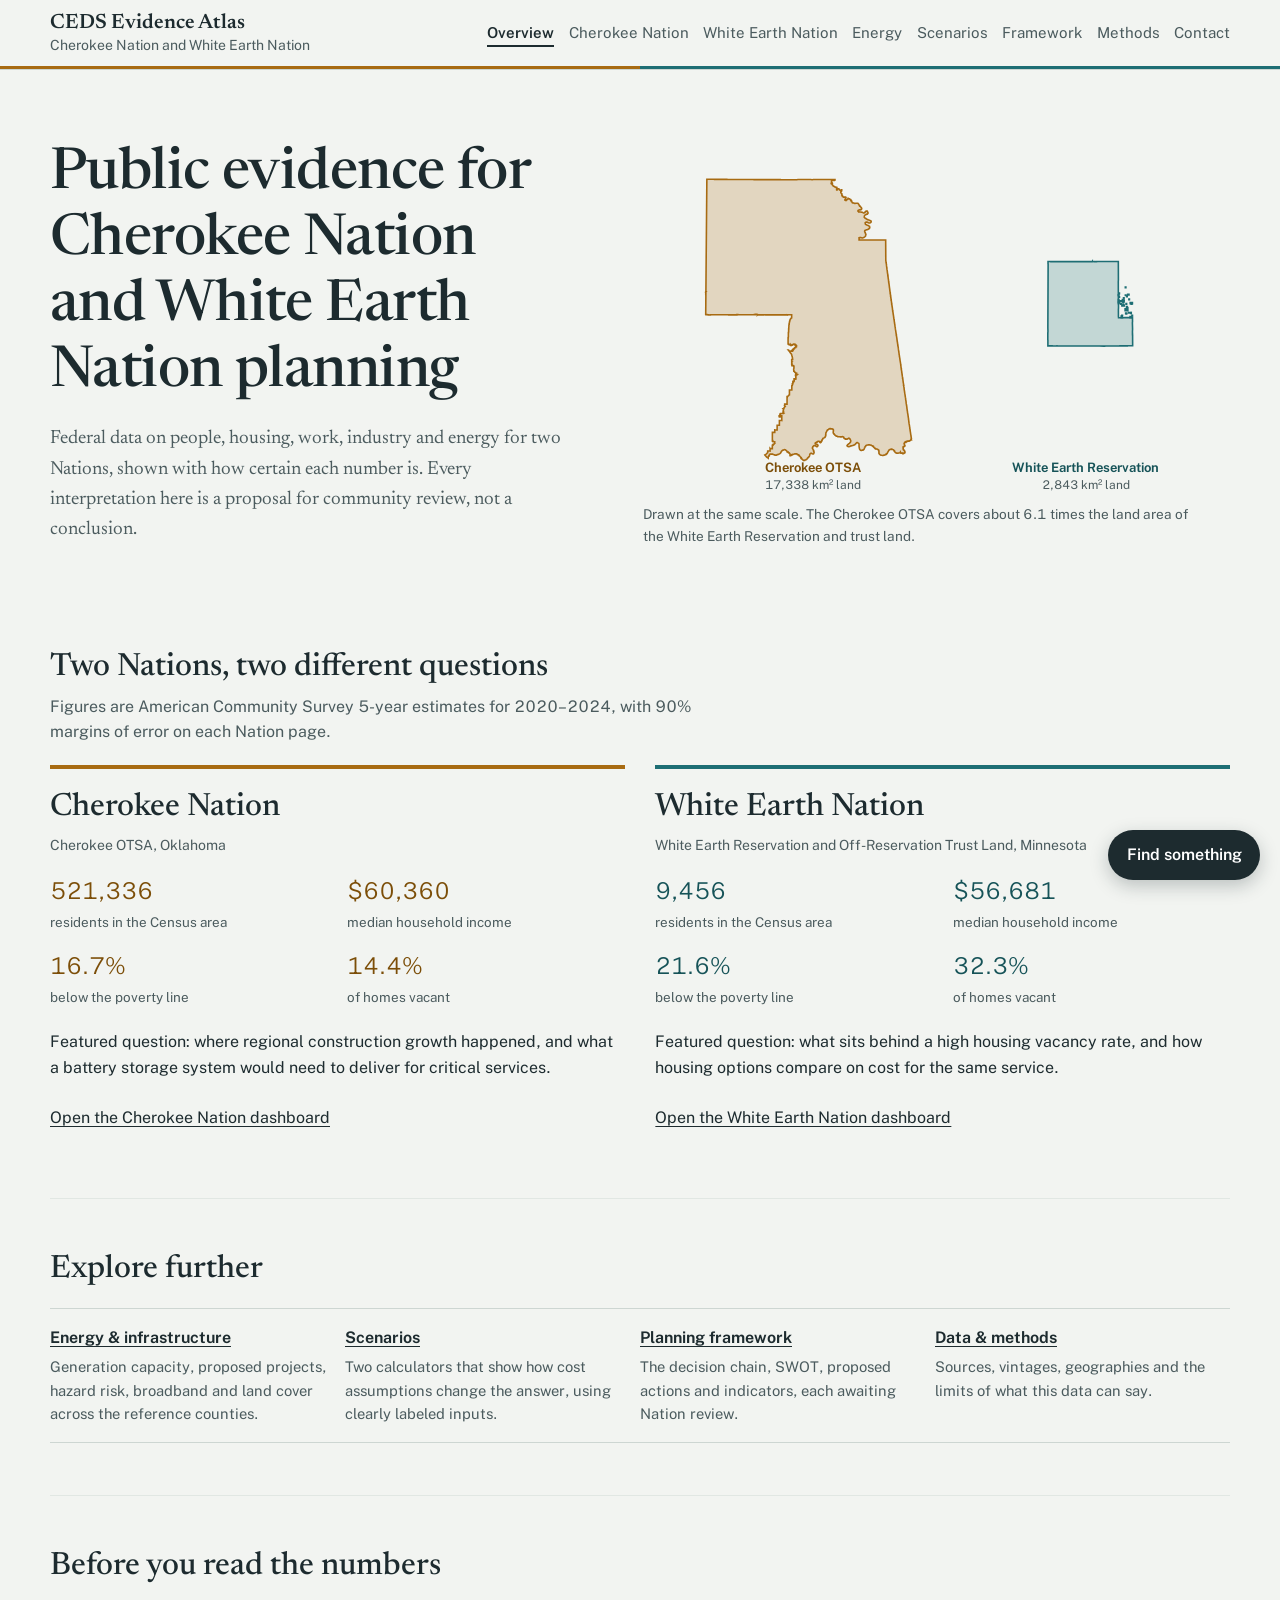
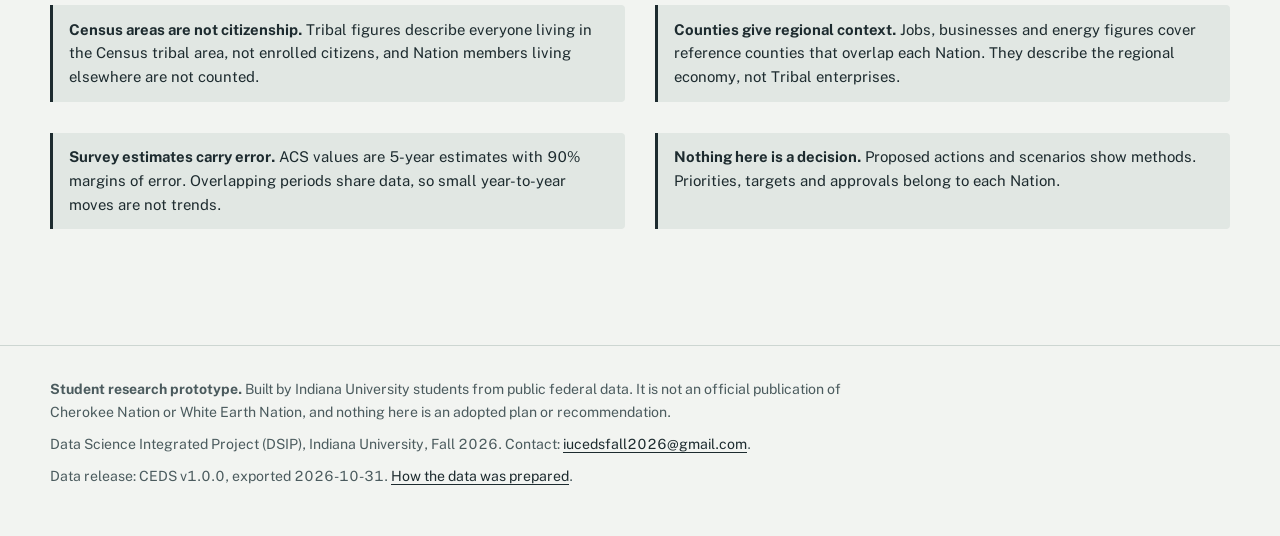
<file: index.html>
<!doctype html>
<html lang="en">
<head>
<meta charset="utf-8">
<meta name="viewport" content="width=device-width, initial-scale=1">
<meta name="robots" content="noindex, nofollow">
<meta name="description" content="Public economic evidence for Cherokee Nation and White Earth Nation planning, built by an Indiana University student team.">
<title>CEDS Evidence Atlas: Cherokee Nation and White Earth Nation</title>
<link rel="icon" href="data:image/svg+xml,%3Csvg xmlns='http://www.w3.org/2000/svg' viewBox='0 0 32 32'%3E%3Crect width='16' height='32' fill='%23a86b12'/%3E%3Crect x='16' width='16' height='32' fill='%231e6e74'/%3E%3C/svg%3E">
<link rel="preconnect" href="https://fonts.googleapis.com">
<link rel="preconnect" href="https://fonts.gstatic.com" crossorigin>
<link rel="stylesheet" href="https://fonts.googleapis.com/css2?family=Newsreader:opsz,wght@6..72,400;6..72,500;6..72,600&family=Public+Sans:wght@300;400;600;700&display=swap">
<link rel="stylesheet" href="./assets/css/style.css">
</head>
<body data-root="./" data-page="home">
<a class="skip-link" href="#main">Skip to content</a>
<header data-site-header></header>
<main id="main">
<div class="wrap">
  <section class="hero" aria-labelledby="hero-title">
    <div>
      <h1 id="hero-title">Public evidence for Cherokee Nation and White Earth Nation planning</h1>
      <p class="lead">Federal data on people, housing, work, industry and energy for two Nations, shown with how certain each number is. Every interpretation here is a proposal for community review, not a conclusion.</p>
    </div>
    <figure class="scale-map">
      <div id="scale-map" class="chart" aria-describedby="scale-caption"></div>
      <figcaption id="scale-caption">Both Census tribal areas, drawn at the same scale.</figcaption>
    </figure>
  </section>
</div>

<div class="wrap">
  <section class="section" aria-labelledby="nations-title">
    <header><h2 id="nations-title">Two Nations, two different questions</h2>
      <p>Figures are American Community Survey 5-year estimates for <span data-period>2020–2024</span>, with 90% margins of error on each Nation page.</p></header>
    <div class="grid-2" id="nation-entries"><p class="loading">Loading figures…</p></div>
  </section>

  <section class="section" aria-labelledby="more-title">
    <header><h2 id="more-title">Explore further</h2></header>
    <ul class="pathways">
      <li><a href="energy/">Energy &amp; infrastructure</a><p>Generation capacity, proposed projects, hazard risk, broadband and land cover across the reference counties.</p></li>
      <li><a href="scenarios/">Scenarios</a><p>Two calculators that show how cost assumptions change the answer, using clearly labeled inputs.</p></li>
      <li><a href="framework/">Planning framework</a><p>The decision chain, SWOT, proposed actions and indicators, each awaiting Nation review.</p></li>
      <li><a href="methods/">Data &amp; methods</a><p>Sources, vintages, geographies and the limits of what this data can say.</p></li>
    </ul>
  </section>

  <section class="section" aria-labelledby="read-title">
    <header><h2 id="read-title">Before you read the numbers</h2></header>
    <div class="grid-2">
      <div class="caveat"><p><strong>Census areas are not citizenship.</strong> Tribal figures describe everyone living in the Census tribal area, not enrolled citizens, and Nation members living elsewhere are not counted.</p></div>
      <div class="caveat"><p><strong>Counties give regional context.</strong> Jobs, businesses and energy figures cover reference counties that overlap each Nation. They describe the regional economy, not Tribal enterprises.</p></div>
      <div class="caveat"><p><strong>Survey estimates carry error.</strong> ACS values are 5-year estimates with 90% margins of error. Overlapping periods share data, so small year-to-year moves are not trends.</p></div>
      <div class="caveat"><p><strong>Nothing here is a decision.</strong> Proposed actions and scenarios show methods. Priorities, targets and approvals belong to each Nation.</p></div>
    </div>
  </section>
</div>
</main>
<footer data-site-footer></footer>
<script src="./assets/vendor/d3.v7.9.0.min.js"></script>
<script src="./assets/js/core.js"></script>
<script src="./assets/js/charts.js"></script>
<script src="./assets/js/maps.js"></script>
<script src="./assets/js/navigator.js"></script>
<script src="./assets/js/pages/home.js"></script>
</body>
</html>
</file>
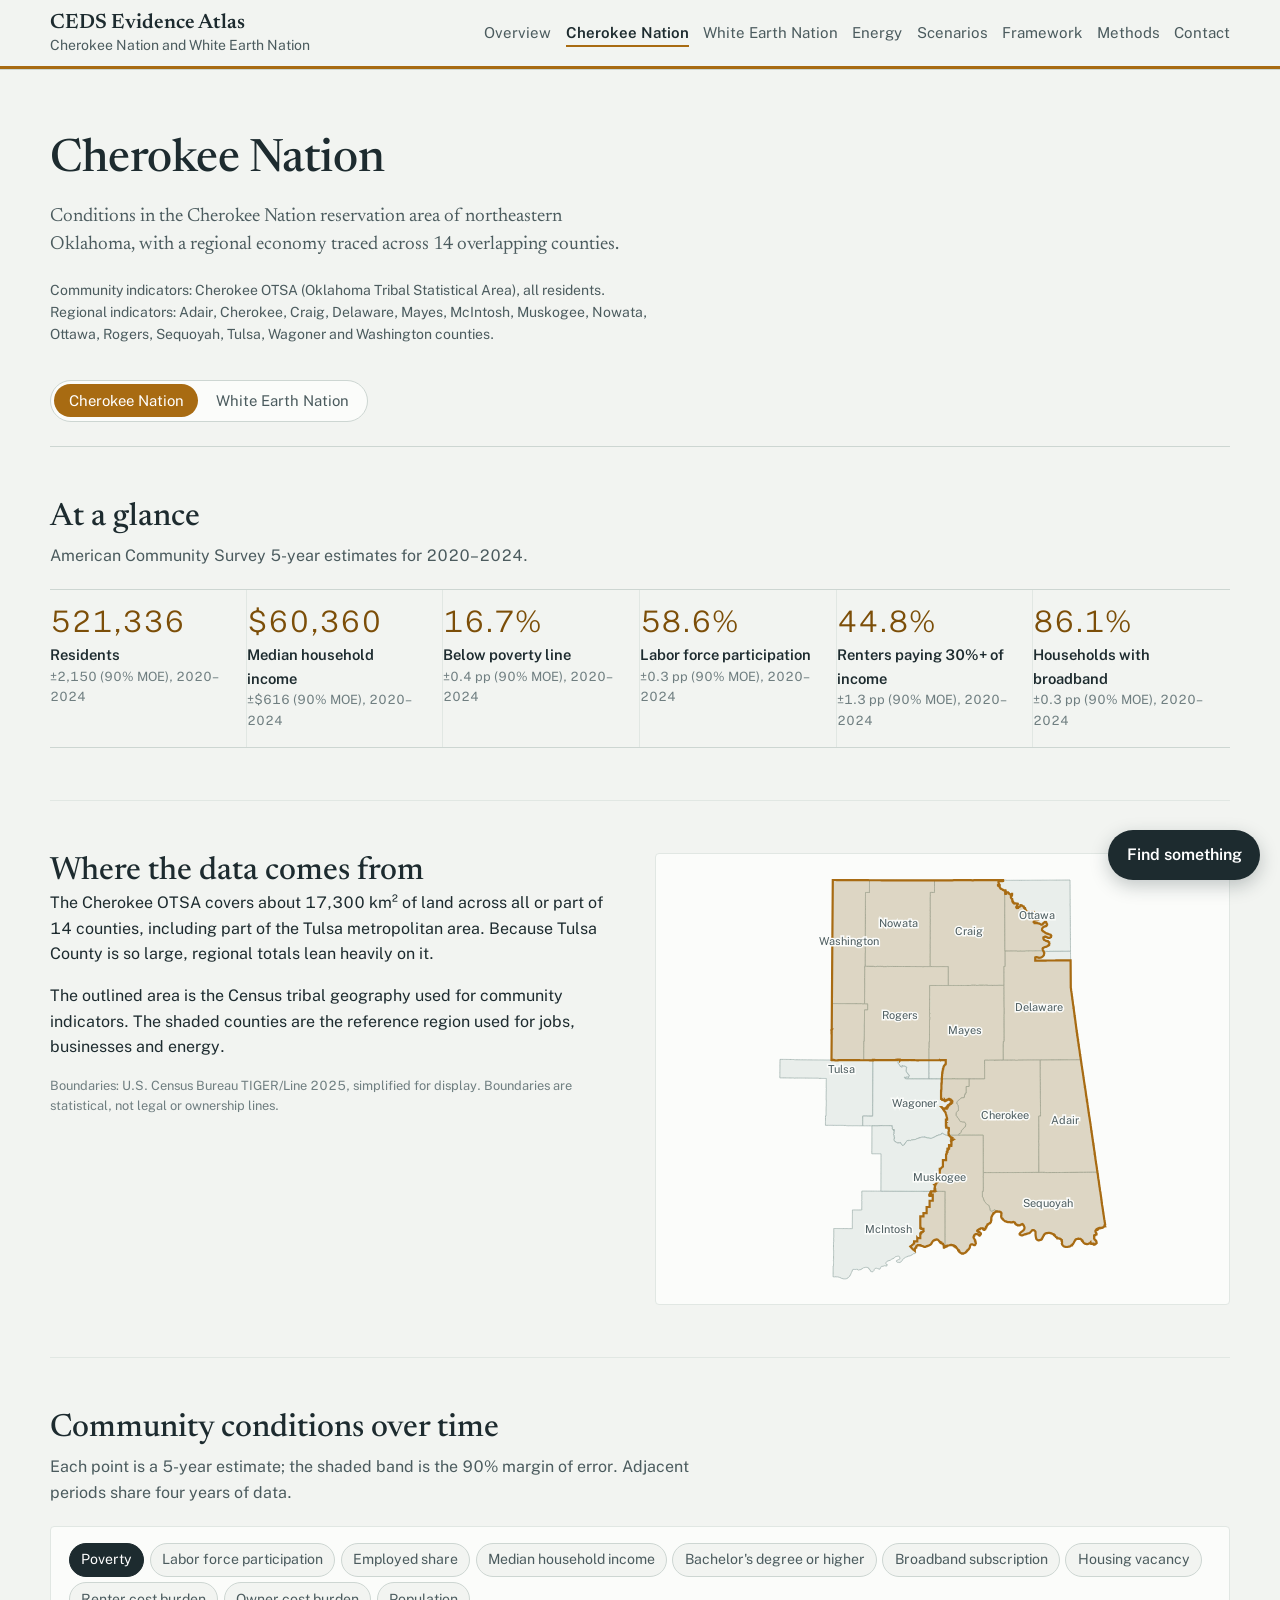
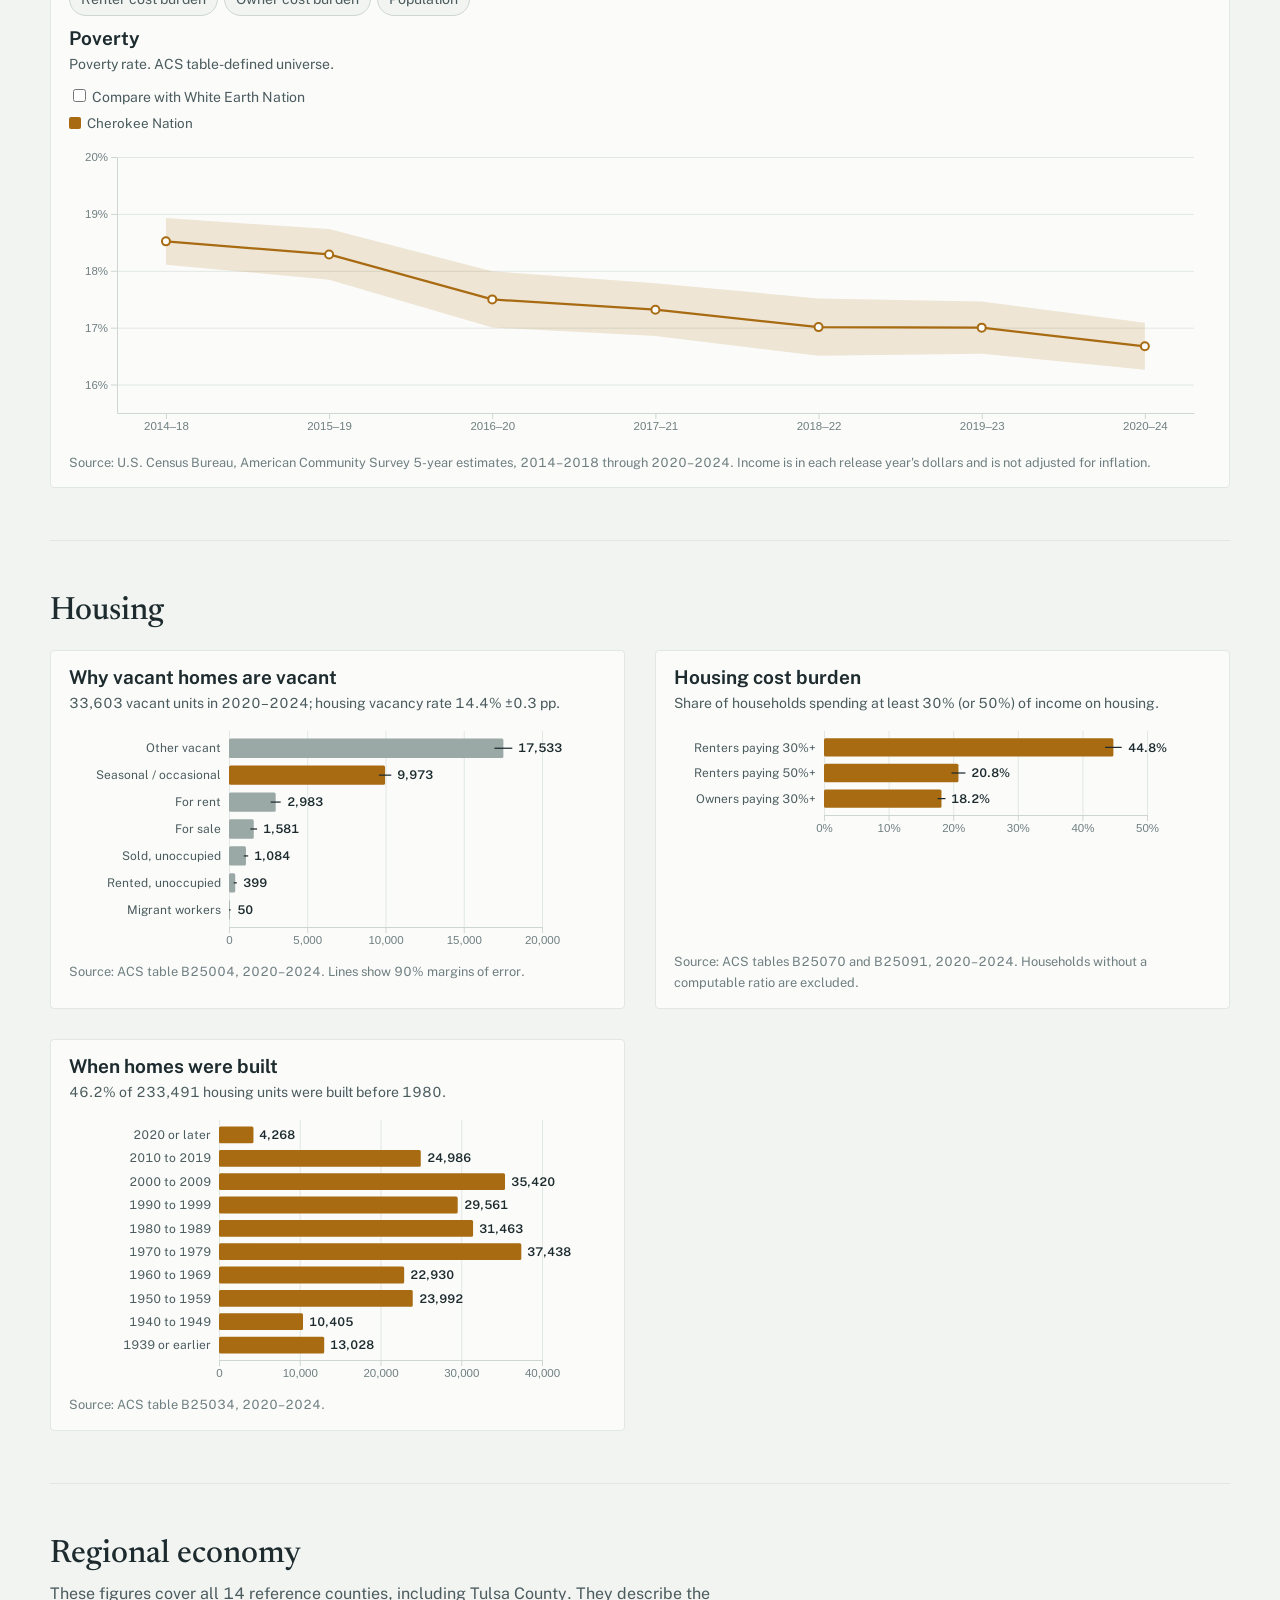
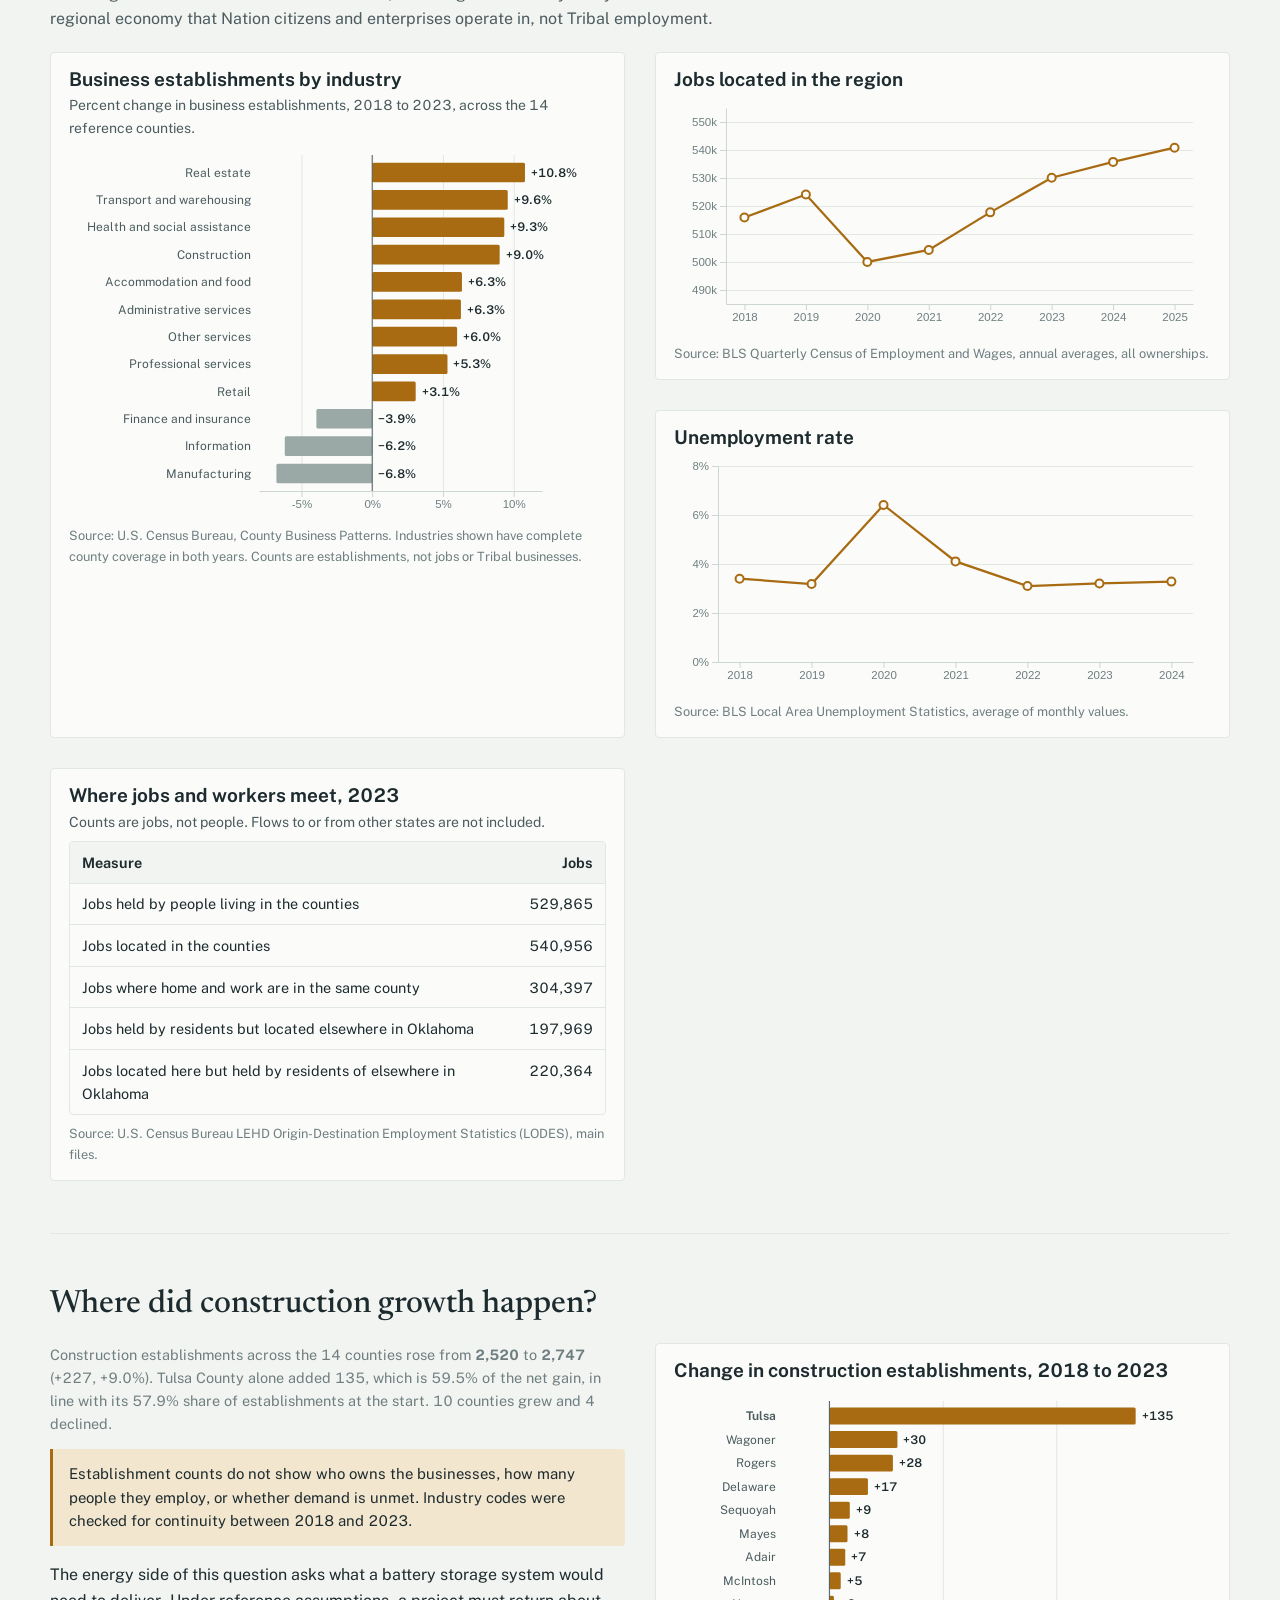
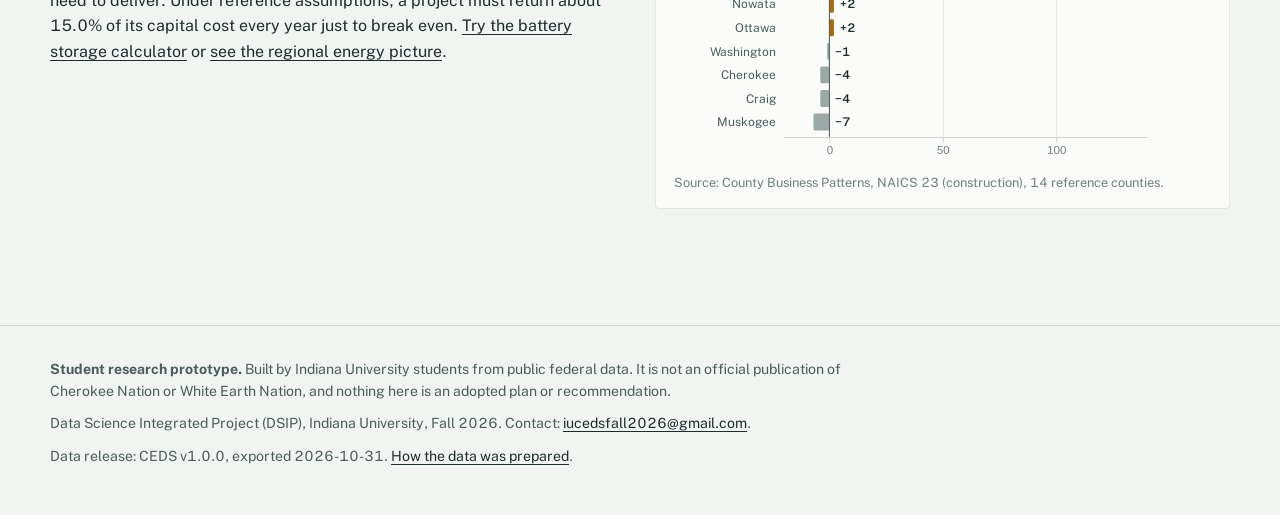
<file: cherokee/index.html>
<!doctype html>
<html lang="en">
<head>
<meta charset="utf-8">
<meta name="viewport" content="width=device-width, initial-scale=1">
<meta name="robots" content="noindex, nofollow">
<meta name="description" content="Community, housing and regional economy data for Cherokee Nation.">
<title>Cherokee Nation | CEDS Evidence Atlas</title>
<link rel="icon" href="data:image/svg+xml,%3Csvg xmlns='http://www.w3.org/2000/svg' viewBox='0 0 32 32'%3E%3Crect width='16' height='32' fill='%23a86b12'/%3E%3Crect x='16' width='16' height='32' fill='%231e6e74'/%3E%3C/svg%3E">
<link rel="preconnect" href="https://fonts.googleapis.com">
<link rel="preconnect" href="https://fonts.gstatic.com" crossorigin>
<link rel="stylesheet" href="https://fonts.googleapis.com/css2?family=Newsreader:opsz,wght@6..72,400;6..72,500;6..72,600&family=Public+Sans:wght@300;400;600;700&display=swap">
<link rel="stylesheet" href="../assets/css/style.css">
</head>
<body data-root="../" data-page="cherokee" data-nation="Cherokee">
<a class="skip-link" href="#main">Skip to content</a>
<header data-site-header></header>
<main id="main">
<div class="wrap">
  <section class="page-head">
    <h1>Cherokee Nation</h1>
    <p class="lead">Conditions in the Cherokee Nation reservation area of northeastern Oklahoma, with a regional economy traced across 14 overlapping counties.</p>
    <p class="geo-note">Community indicators: Cherokee OTSA (Oklahoma Tribal Statistical Area), all residents. Regional indicators: Adair, Cherokee, Craig, Delaware, Mayes, McIntosh, Muskogee, Nowata, Ottawa, Rogers, Sequoyah, Tulsa, Wagoner and Washington counties.</p>
    <nav class="nation-switch" aria-label="Switch Nation">
      <a href="../cherokee/" aria-current="page">Cherokee Nation</a>
      <a href="../white-earth/">White Earth Nation</a>
    </nav>
  </section>

  <section class="section" id="overview" aria-labelledby="overview-title">
    <header><h2 id="overview-title">At a glance</h2>
      <p>American Community Survey 5-year estimates for <span data-period>2020–2024</span>.</p></header>
    <div class="figures" id="figures"><p class="loading">Loading…</p></div>
  </section>

  <section class="section" id="map" aria-labelledby="map-title">
    <div class="grid-2">
      <div>
        <header><h2 id="map-title">Where the data comes from</h2></header>
        <p>The Cherokee OTSA covers about 17,300 km² of land across all or part of 14 counties, including part of the Tulsa metropolitan area. Because Tulsa County is so large, regional totals lean heavily on it.</p>
        <p>The outlined area is the Census tribal geography used for community indicators. The shaded counties are the reference region used for jobs, businesses and energy.</p>
        <p class="source">Boundaries: U.S. Census Bureau TIGER/Line 2025, simplified for display. Boundaries are statistical, not legal or ownership lines.</p>
      </div>
      <div class="figure"><div id="map-chart" class="chart"></div></div>
    </div>
  </section>

  <section class="section" id="trends" aria-labelledby="trends-h">
    <header><h2 id="trends-h">Community conditions over time</h2>
      <p>Each point is a 5-year estimate; the shaded band is the 90% margin of error. Adjacent periods share four years of data.</p></header>
    <div class="figure">
      <div class="seg" id="trend-seg" role="group" aria-label="Choose an indicator"></div>
      <h3 id="trend-title">Poverty</h3>
      <p class="sub" id="trend-def"></p>
      <label class="sub"><input type="checkbox" id="trend-compare"> Compare with White Earth Nation</label>
      <ul class="legend" id="trend-legend"></ul>
      <div id="trend-chart" class="chart"></div>
      <p class="source">Source: U.S. Census Bureau, American Community Survey 5-year estimates, 2014–2018 through 2020–2024. Income is in each release year's dollars and is not adjusted for inflation.</p>
    </div>
  </section>

  <section class="section" id="housing" aria-labelledby="housing-h">
    <header><h2 id="housing-h">Housing</h2></header>
    <div class="grid-2">
      <div class="figure">
        <h3>Why vacant homes are vacant</h3>
        <p class="sub" id="vacancy-sub"></p>
        <div id="vacancy-chart" class="chart"></div>
        <p class="source">Source: ACS table B25004, <span data-period>2020–2024</span>. Lines show 90% margins of error.</p>
      </div>
      <div class="figure">
        <h3>Housing cost burden</h3>
        <p class="sub">Share of households spending at least 30% (or 50%) of income on housing.</p>
        <div id="burden-chart" class="chart"></div>
        <p class="source">Source: ACS tables B25070 and B25091, <span data-period>2020–2024</span>. Households without a computable ratio are excluded.</p>
      </div>
      <div class="figure">
        <h3>When homes were built</h3>
        <p class="sub" id="age-sub"></p>
        <div id="age-chart" class="chart"></div>
        <p class="source">Source: ACS table B25034, <span data-period>2020–2024</span>.</p>
      </div>
    </div>
  </section>

  <section class="section" id="economy" aria-labelledby="economy-h">
    <header><h2 id="economy-h">Regional economy</h2>
      <p>These figures cover all 14 reference counties, including Tulsa County. They describe the regional economy that Nation citizens and enterprises operate in, not Tribal employment.</p></header>
    <div class="grid-2">
      <div class="figure">
        <h3>Business establishments by industry</h3>
        <p class="sub" id="industry-sub"></p>
        <div id="industry-chart" class="chart"></div>
        <p class="source">Source: U.S. Census Bureau, County Business Patterns. Industries shown have complete county coverage in both years. Counts are establishments, not jobs or Tribal businesses.</p>
      </div>
      <div>
        <div class="figure">
          <h3>Jobs located in the region</h3>
          <div id="jobs-chart" class="chart"></div>
          <p class="source">Source: BLS Quarterly Census of Employment and Wages, annual averages, all ownerships.</p>
        </div>
        <div class="figure" style="margin-top: var(--gap)">
          <h3>Unemployment rate</h3>
          <div id="unemp-chart" class="chart"></div>
          <p class="source">Source: BLS Local Area Unemployment Statistics, average of monthly values.</p>
        </div>
      </div>
      <div class="figure">
        <h3>Where jobs and workers meet, <span id="commute-year"></span></h3>
        <p class="sub">Counts are jobs, not people. Flows to or from other states are not included.</p>
        <div class="table-wrap"><table id="commute-table"><thead><tr><th>Measure</th><th class="num">Jobs</th></tr></thead><tbody></tbody></table></div>
        <p class="source">Source: U.S. Census Bureau LEHD Origin-Destination Employment Statistics (LODES), main files.</p>
      </div>
    </div>
  </section>

  <section class="section" id="featured" aria-labelledby="featured-h">
    <header><h2 id="featured-h">Where did construction growth happen?</h2></header>
    <div class="grid-2">
      <div>
        <p id="feature-summary" class="loading">Loading…</p>
        <div class="caveat"><p>Establishment counts do not show who owns the businesses, how many people they employ, or whether demand is unmet. Industry codes were checked for continuity between 2018 and 2023.</p></div>
        <p id="feature-link" style="margin-top:1rem"></p>
      </div>
      <div class="figure">
        <h3>Change in construction establishments, 2018 to 2023</h3>
        <ul class="legend" id="feature-legend"></ul>
        <div id="feature-chart" class="chart"></div>
        <p class="source">Source: County Business Patterns, NAICS 23 (construction), 14 reference counties.</p>
      </div>
    </div>
  </section>
</div>
</main>
<footer data-site-footer></footer>
<script src="../assets/vendor/d3.v7.9.0.min.js"></script>
<script src="../assets/js/core.js"></script>
<script src="../assets/js/charts.js"></script>
<script src="../assets/js/maps.js"></script>
<script src="../assets/js/navigator.js"></script>
<script src="../assets/js/pages/nation.js"></script>
</body>
</html>
</file>
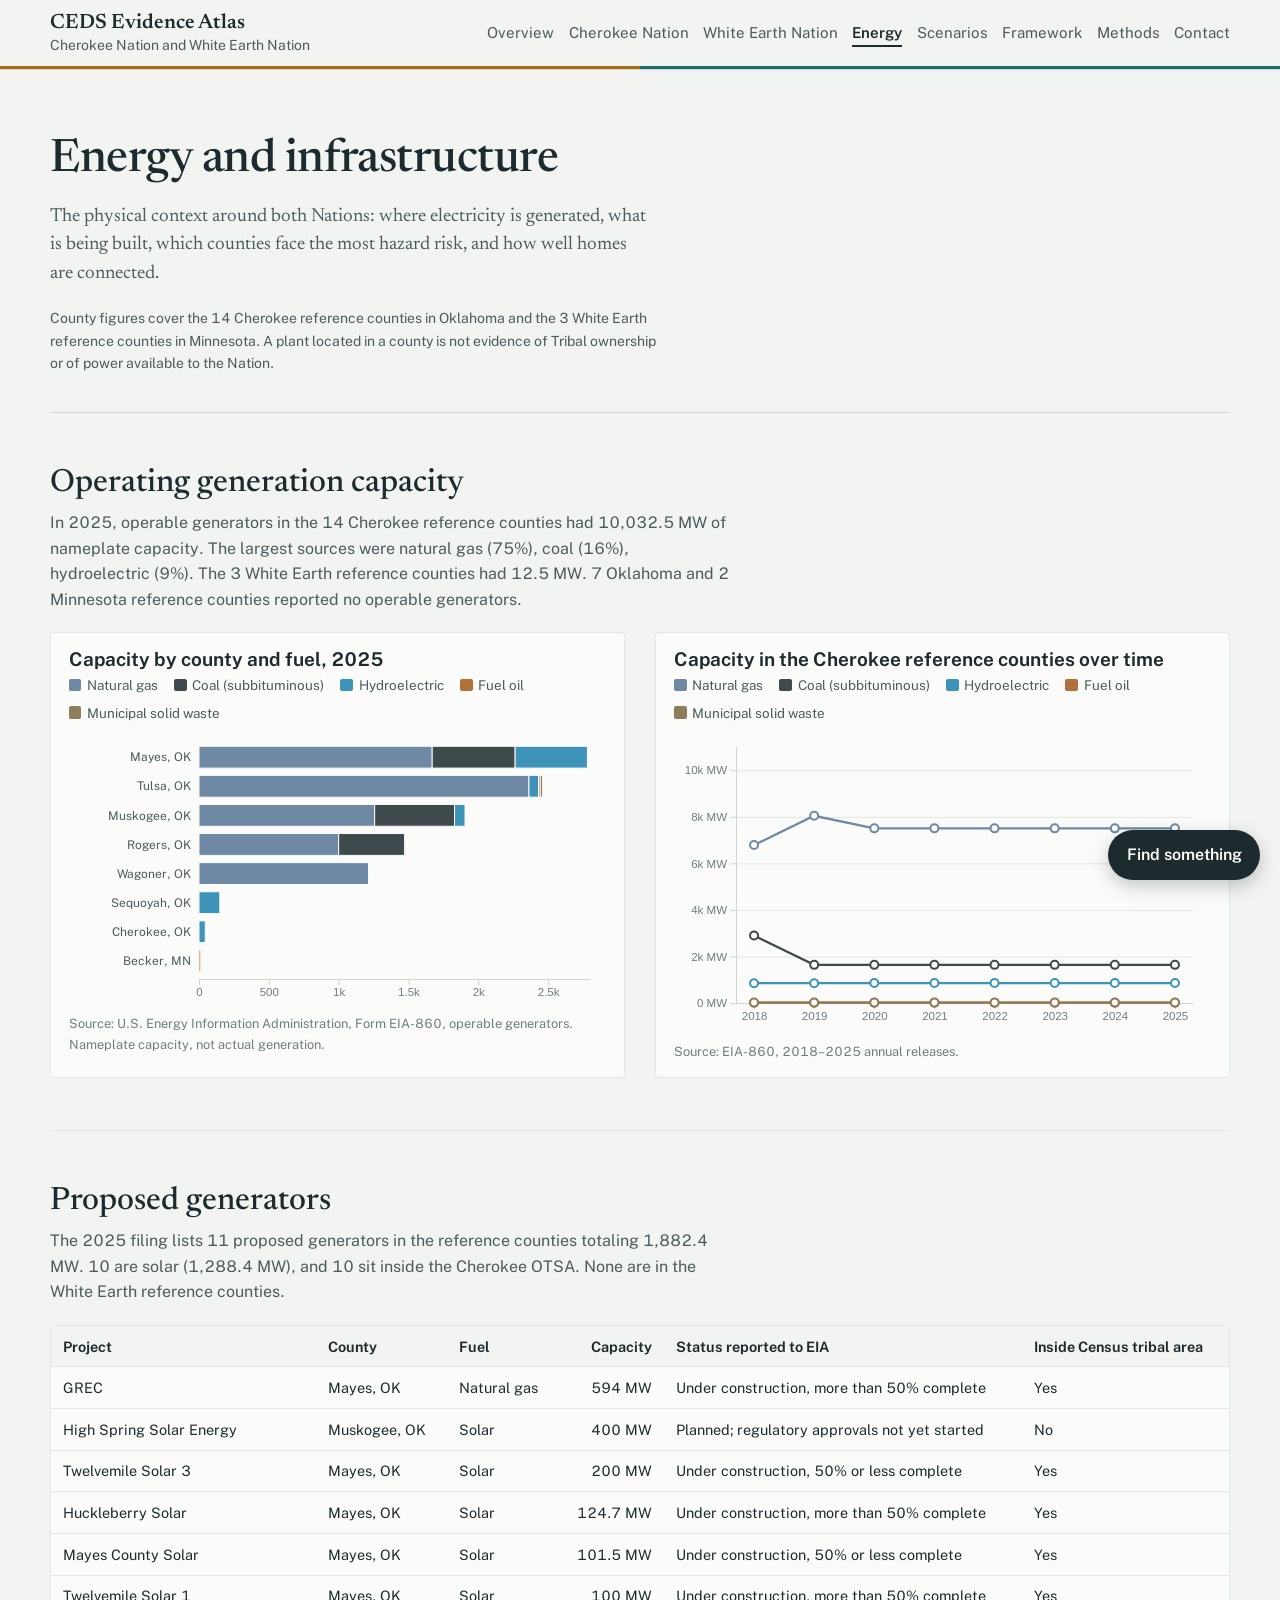
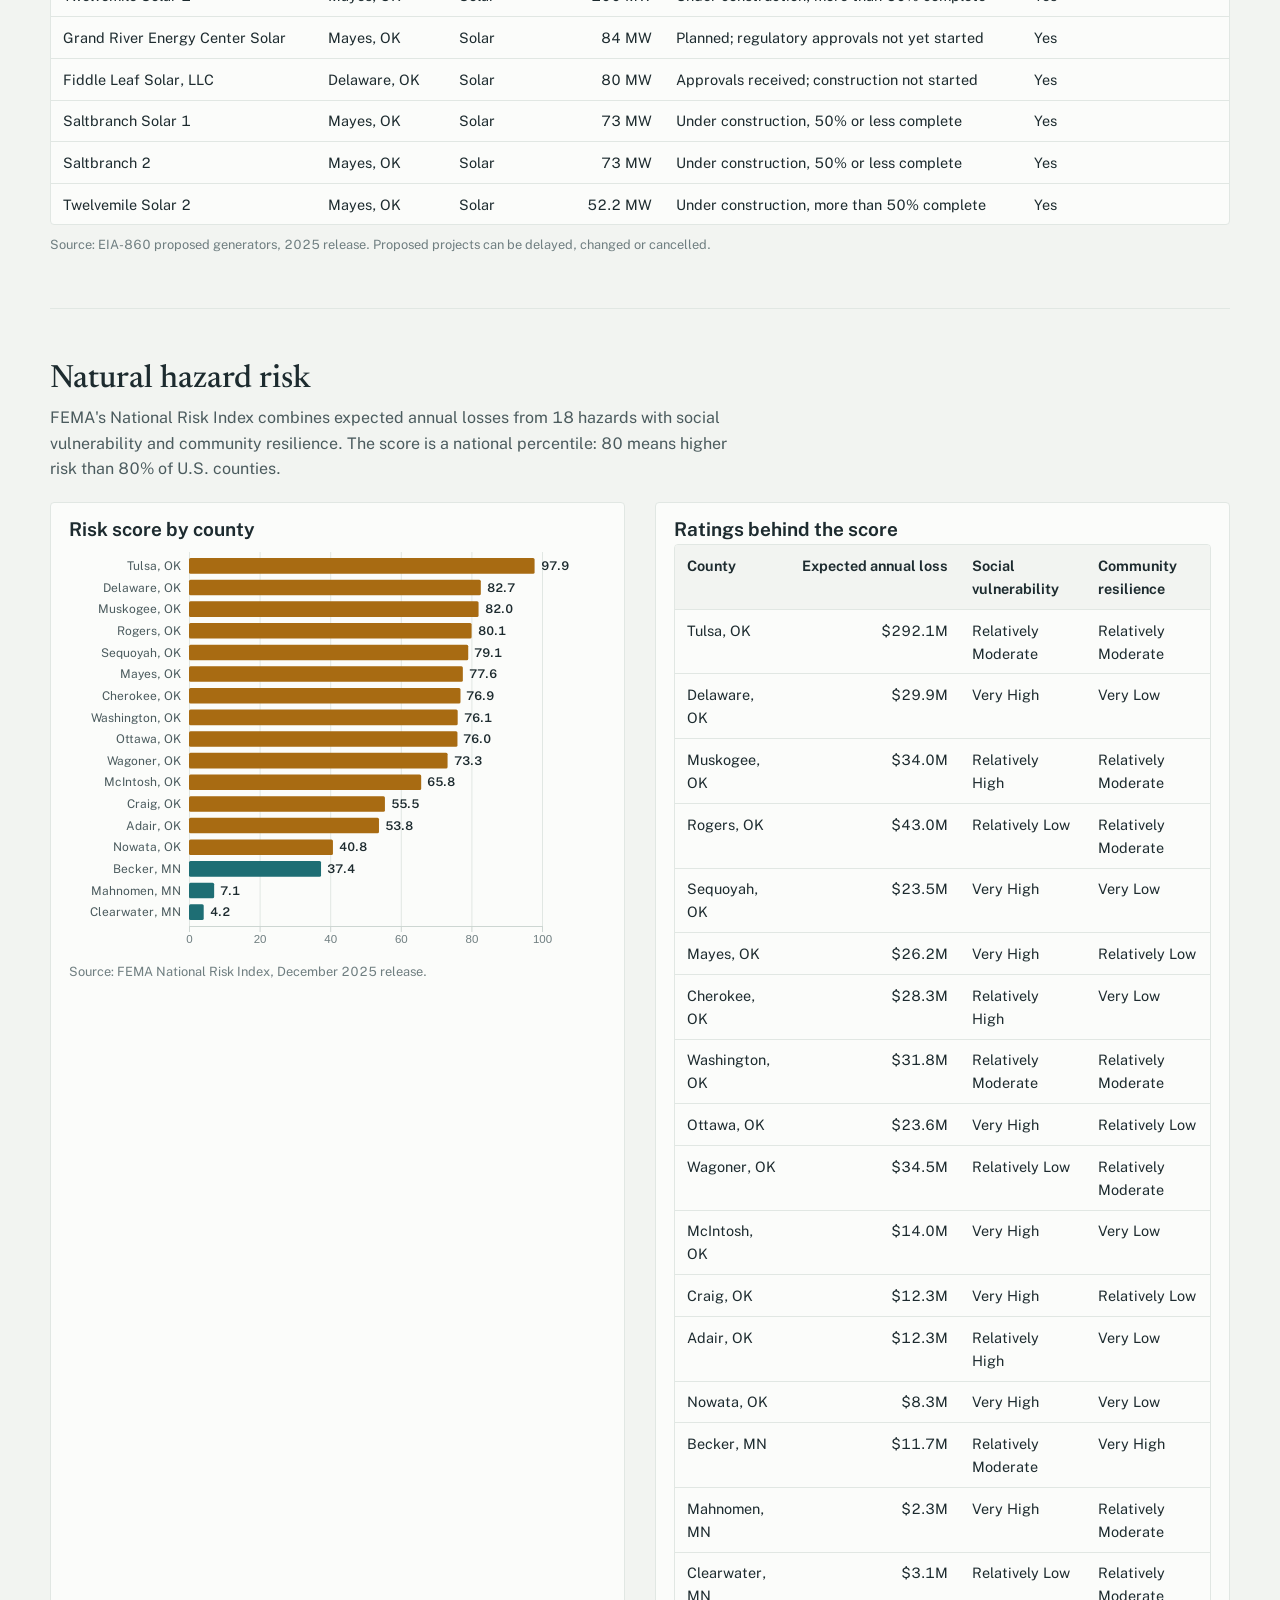
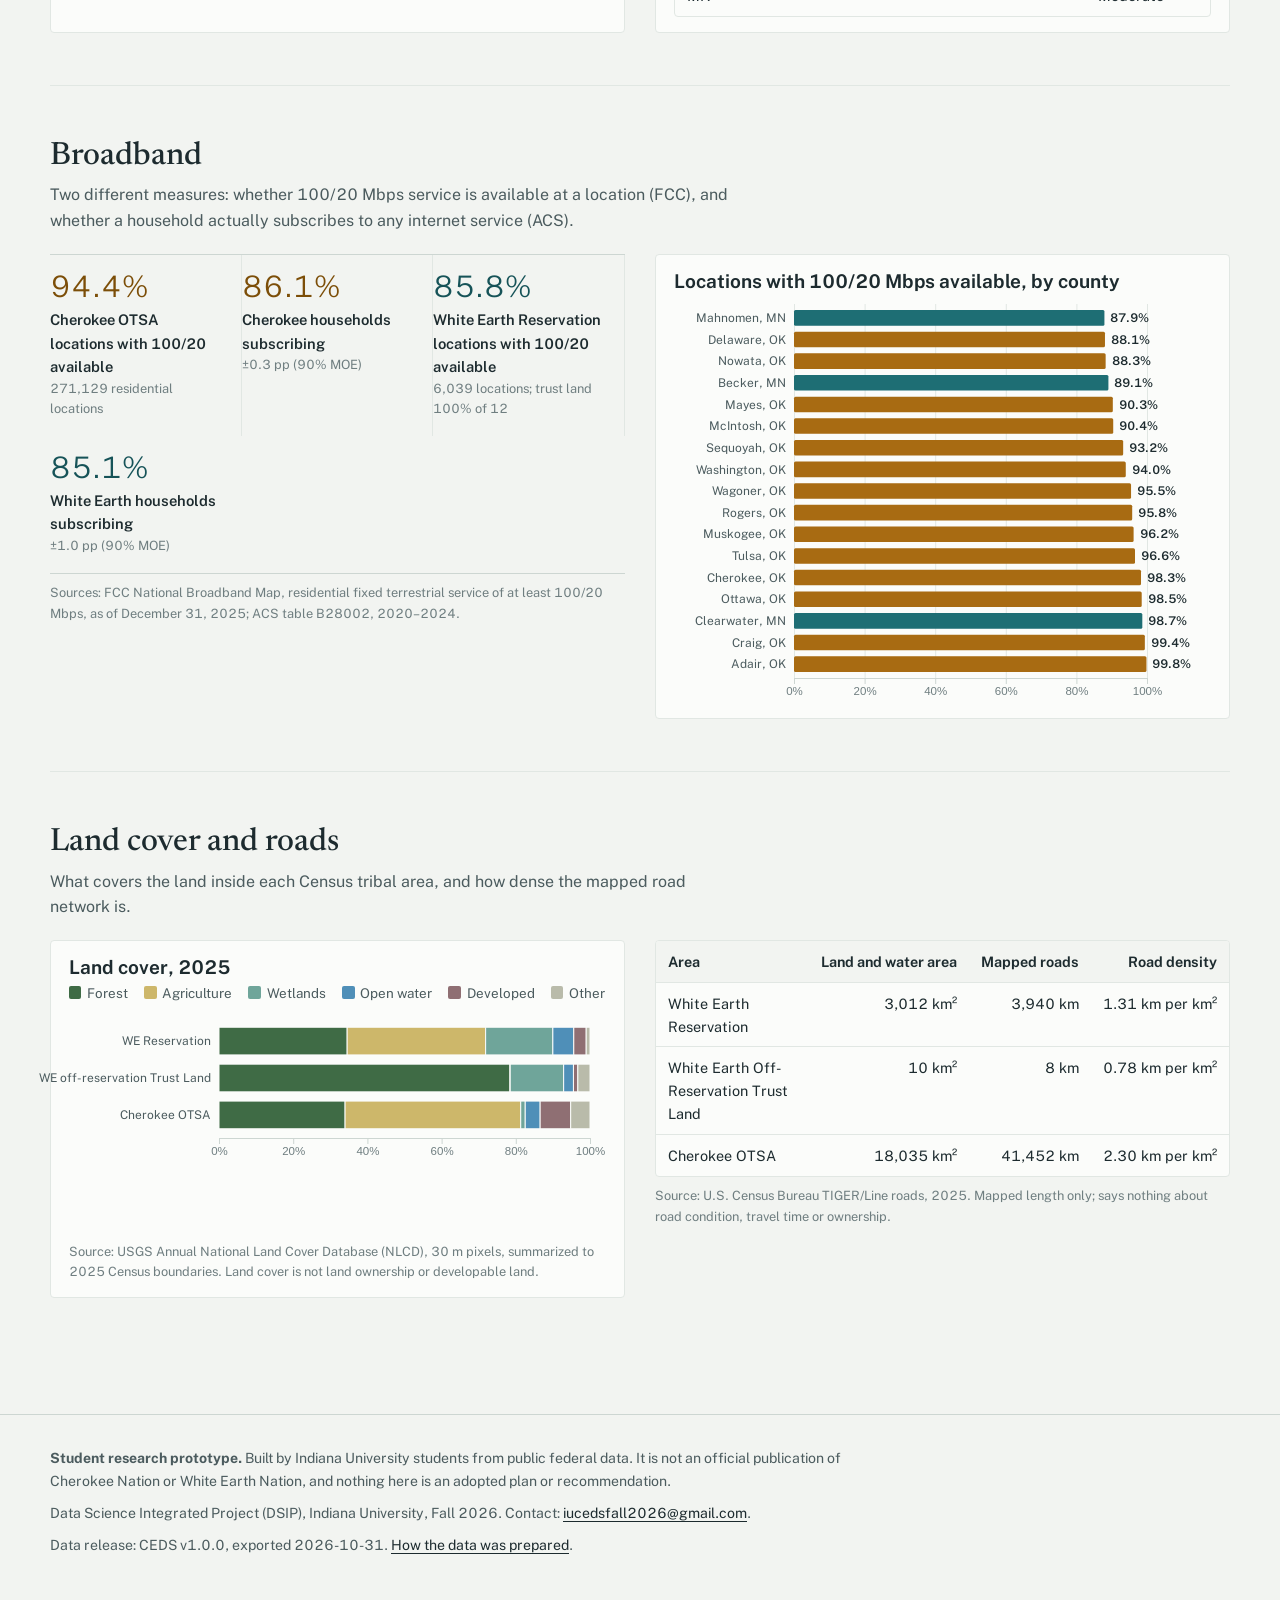
<file: energy/index.html>
<!doctype html>
<html lang="en">
<head>
<meta charset="utf-8">
<meta name="viewport" content="width=device-width, initial-scale=1">
<meta name="robots" content="noindex, nofollow">
<meta name="description" content="Generation capacity, proposed generators, hazard risk, broadband and land cover.">
<title>Energy and infrastructure | CEDS Evidence Atlas</title>
<link rel="icon" href="data:image/svg+xml,%3Csvg xmlns='http://www.w3.org/2000/svg' viewBox='0 0 32 32'%3E%3Crect width='16' height='32' fill='%23a86b12'/%3E%3Crect x='16' width='16' height='32' fill='%231e6e74'/%3E%3C/svg%3E">
<link rel="preconnect" href="https://fonts.googleapis.com">
<link rel="preconnect" href="https://fonts.gstatic.com" crossorigin>
<link rel="stylesheet" href="https://fonts.googleapis.com/css2?family=Newsreader:opsz,wght@6..72,400;6..72,500;6..72,600&family=Public+Sans:wght@300;400;600;700&display=swap">
<link rel="stylesheet" href="../assets/css/style.css">
</head>
<body data-root="../" data-page="energy">
<a class="skip-link" href="#main">Skip to content</a>
<header data-site-header></header>
<main id="main">
<div class="wrap">
  <section class="page-head">
    <h1>Energy and infrastructure</h1>
    <p class="lead">The physical context around both Nations: where electricity is generated, what is being built, which counties face the most hazard risk, and how well homes are connected.</p>
    <p class="geo-note">County figures cover the 14 Cherokee reference counties in Oklahoma and the 3 White Earth reference counties in Minnesota. A plant located in a county is not evidence of Tribal ownership or of power available to the Nation.</p>
  </section>

  <section class="section" id="capacity" aria-labelledby="capacity-h">
    <header><h2 id="capacity-h">Operating generation capacity</h2>
      <p id="capacity-intro"></p></header>
    <div class="grid-2">
      <div class="figure">
        <h3>Capacity by county and fuel, <span class="ey"></span></h3>
        <ul class="legend" id="fuel-legend"></ul>
        <div id="capacity-chart" class="chart"></div>
        <p class="source">Source: U.S. Energy Information Administration, Form EIA-860, operable generators. Nameplate capacity, not actual generation.</p>
      </div>
      <div class="figure">
        <h3>Capacity in the Cherokee reference counties over time</h3>
        <ul class="legend" id="fuel-trend-legend"></ul>
        <div id="capacity-trend" class="chart"></div>
        <p class="source">Source: EIA-860, 2018–2025 annual releases.</p>
      </div>
    </div>
  </section>

  <section class="section" id="proposed" aria-labelledby="proposed-h">
    <header><h2 id="proposed-h">Proposed generators</h2>
      <p id="proposed-intro"></p></header>
    <div class="table-wrap"><table id="proposed-table">
      <thead><tr><th>Project</th><th>County</th><th>Fuel</th><th class="num">Capacity</th><th>Status reported to EIA</th><th>Inside Census tribal area</th></tr></thead>
      <tbody></tbody></table></div>
    <p class="source">Source: EIA-860 proposed generators, <span class="py"></span> release. Proposed projects can be delayed, changed or cancelled.</p>
  </section>

  <section class="section" id="hazard" aria-labelledby="hazard-h">
    <header><h2 id="hazard-h">Natural hazard risk</h2>
      <p>FEMA's National Risk Index combines expected annual losses from 18 hazards with social vulnerability and community resilience. The score is a national percentile: 80 means higher risk than 80% of U.S. counties.</p></header>
    <div class="grid-2">
      <div class="figure">
        <h3>Risk score by county</h3>
        <div id="hazard-chart" class="chart"></div>
        <p class="source">Source: FEMA National Risk Index, <span class="nri"></span>.</p>
      </div>
      <div class="figure">
        <h3>Ratings behind the score</h3>
        <div class="table-wrap"><table id="hazard-table"><thead><tr><th>County</th><th class="num">Expected annual loss</th><th>Social vulnerability</th><th>Community resilience</th></tr></thead><tbody></tbody></table></div>
      </div>
    </div>
  </section>

  <section class="section" id="broadband" aria-labelledby="broadband-h">
    <header><h2 id="broadband-h">Broadband</h2>
      <p>Two different measures: whether 100/20 Mbps service is available at a location (FCC), and whether a household actually subscribes to any internet service (ACS).</p></header>
    <div class="grid-2">
      <div>
        <div class="figures" id="bb-figures"></div>
        <p class="source">Sources: FCC National Broadband Map, residential fixed terrestrial service of at least 100/20 Mbps, as of <span class="fcc"></span>; ACS table B28002, <span data-period>2020–2024</span>.</p>
      </div>
      <div class="figure">
        <h3>Locations with 100/20 Mbps available, by county</h3>
        <div id="bb-chart" class="chart"></div>
      </div>
    </div>
  </section>

  <section class="section" id="land" aria-labelledby="land-h">
    <header><h2 id="land-h">Land cover and roads</h2>
      <p>What covers the land inside each Census tribal area, and how dense the mapped road network is.</p></header>
    <div class="grid-2">
      <div class="figure">
        <h3>Land cover, <span class="ly"></span></h3>
        <ul class="legend" id="land-legend"></ul>
        <div id="land-chart" class="chart"></div>
        <p class="source">Source: USGS Annual National Land Cover Database (NLCD), 30 m pixels, summarized to 2025 Census boundaries. Land cover is not land ownership or developable land.</p>
      </div>
      <div>
        <div class="table-wrap"><table id="roads-table"><thead><tr><th>Area</th><th class="num">Land and water area</th><th class="num">Mapped roads</th><th class="num">Road density</th></tr></thead><tbody></tbody></table></div>
        <p class="source">Source: U.S. Census Bureau TIGER/Line roads, 2025. Mapped length only; says nothing about road condition, travel time or ownership.</p>
      </div>
    </div>
  </section>
</div>
</main>
<footer data-site-footer></footer>
<script src="../assets/vendor/d3.v7.9.0.min.js"></script>
<script src="../assets/js/core.js"></script>
<script src="../assets/js/charts.js"></script>
<script src="../assets/js/maps.js"></script>
<script src="../assets/js/navigator.js"></script>
<script src="../assets/js/pages/energy.js"></script>
</body>
</html>
</file>
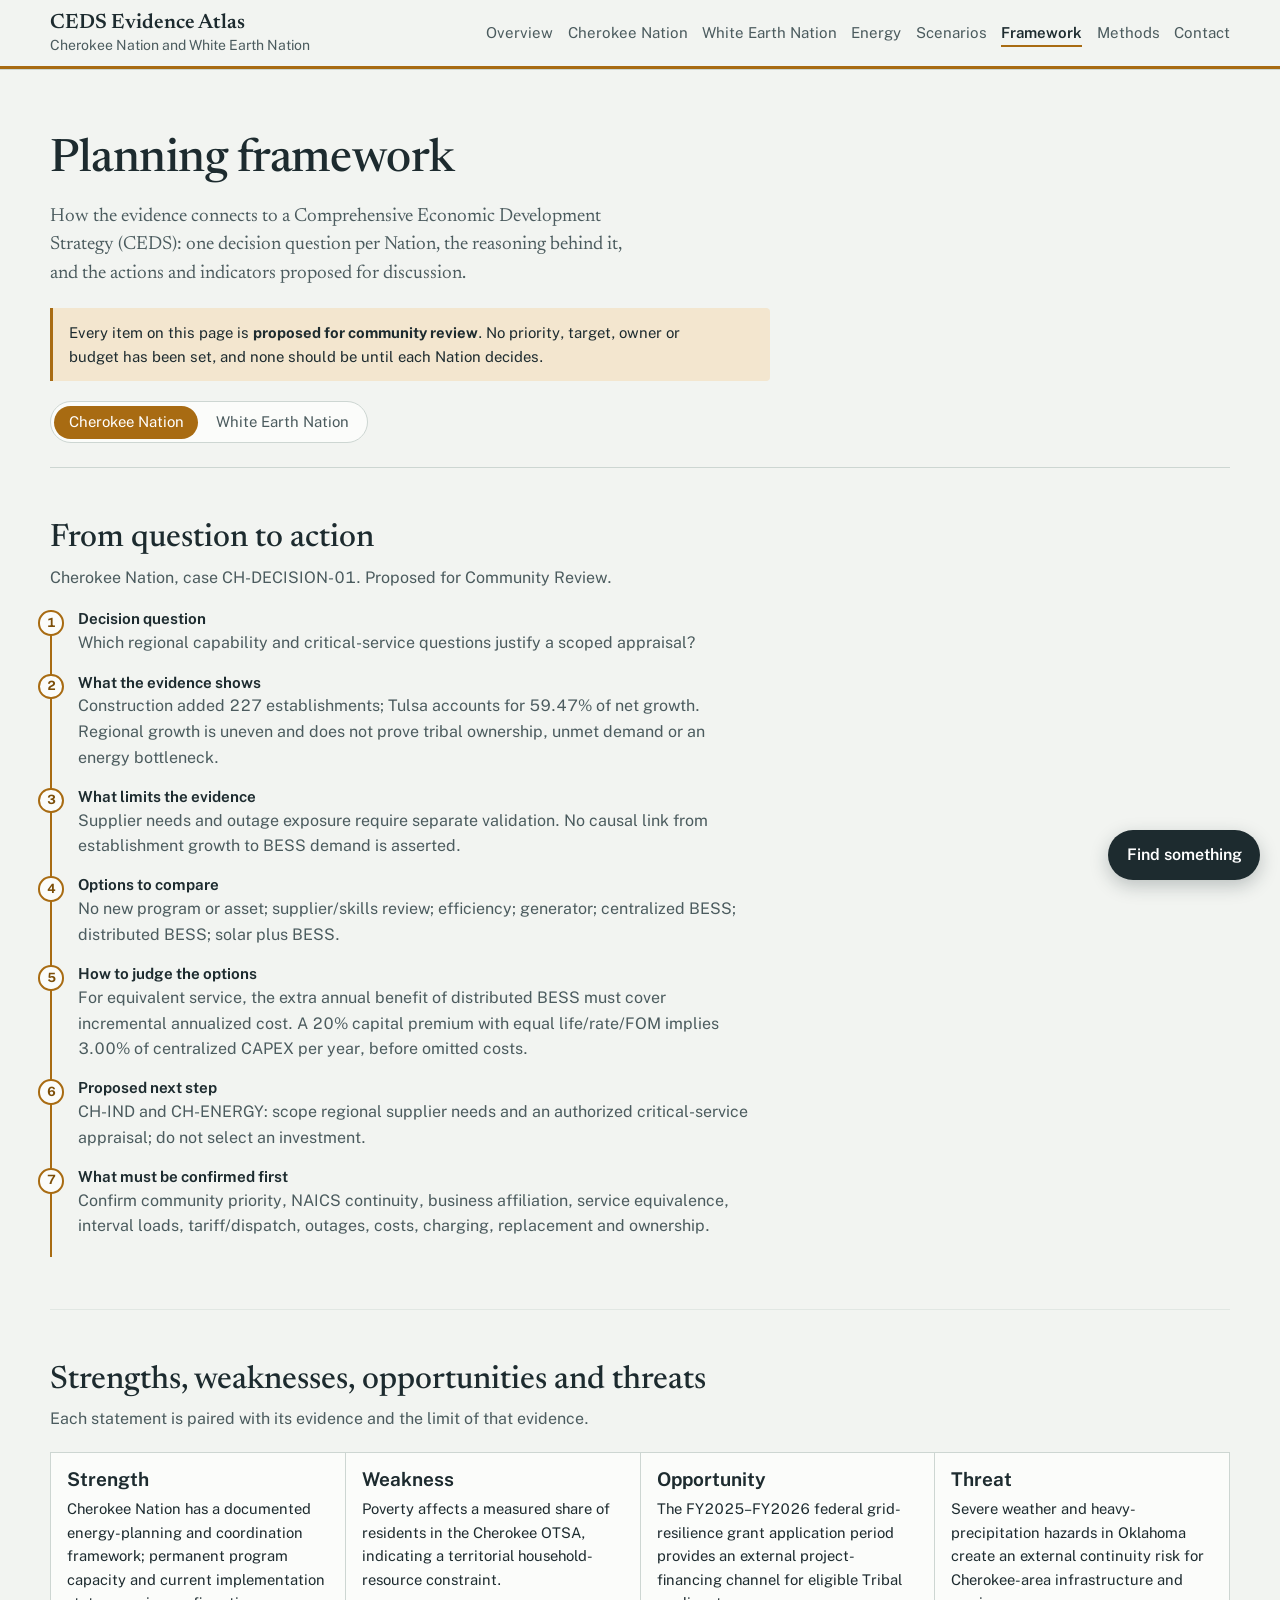
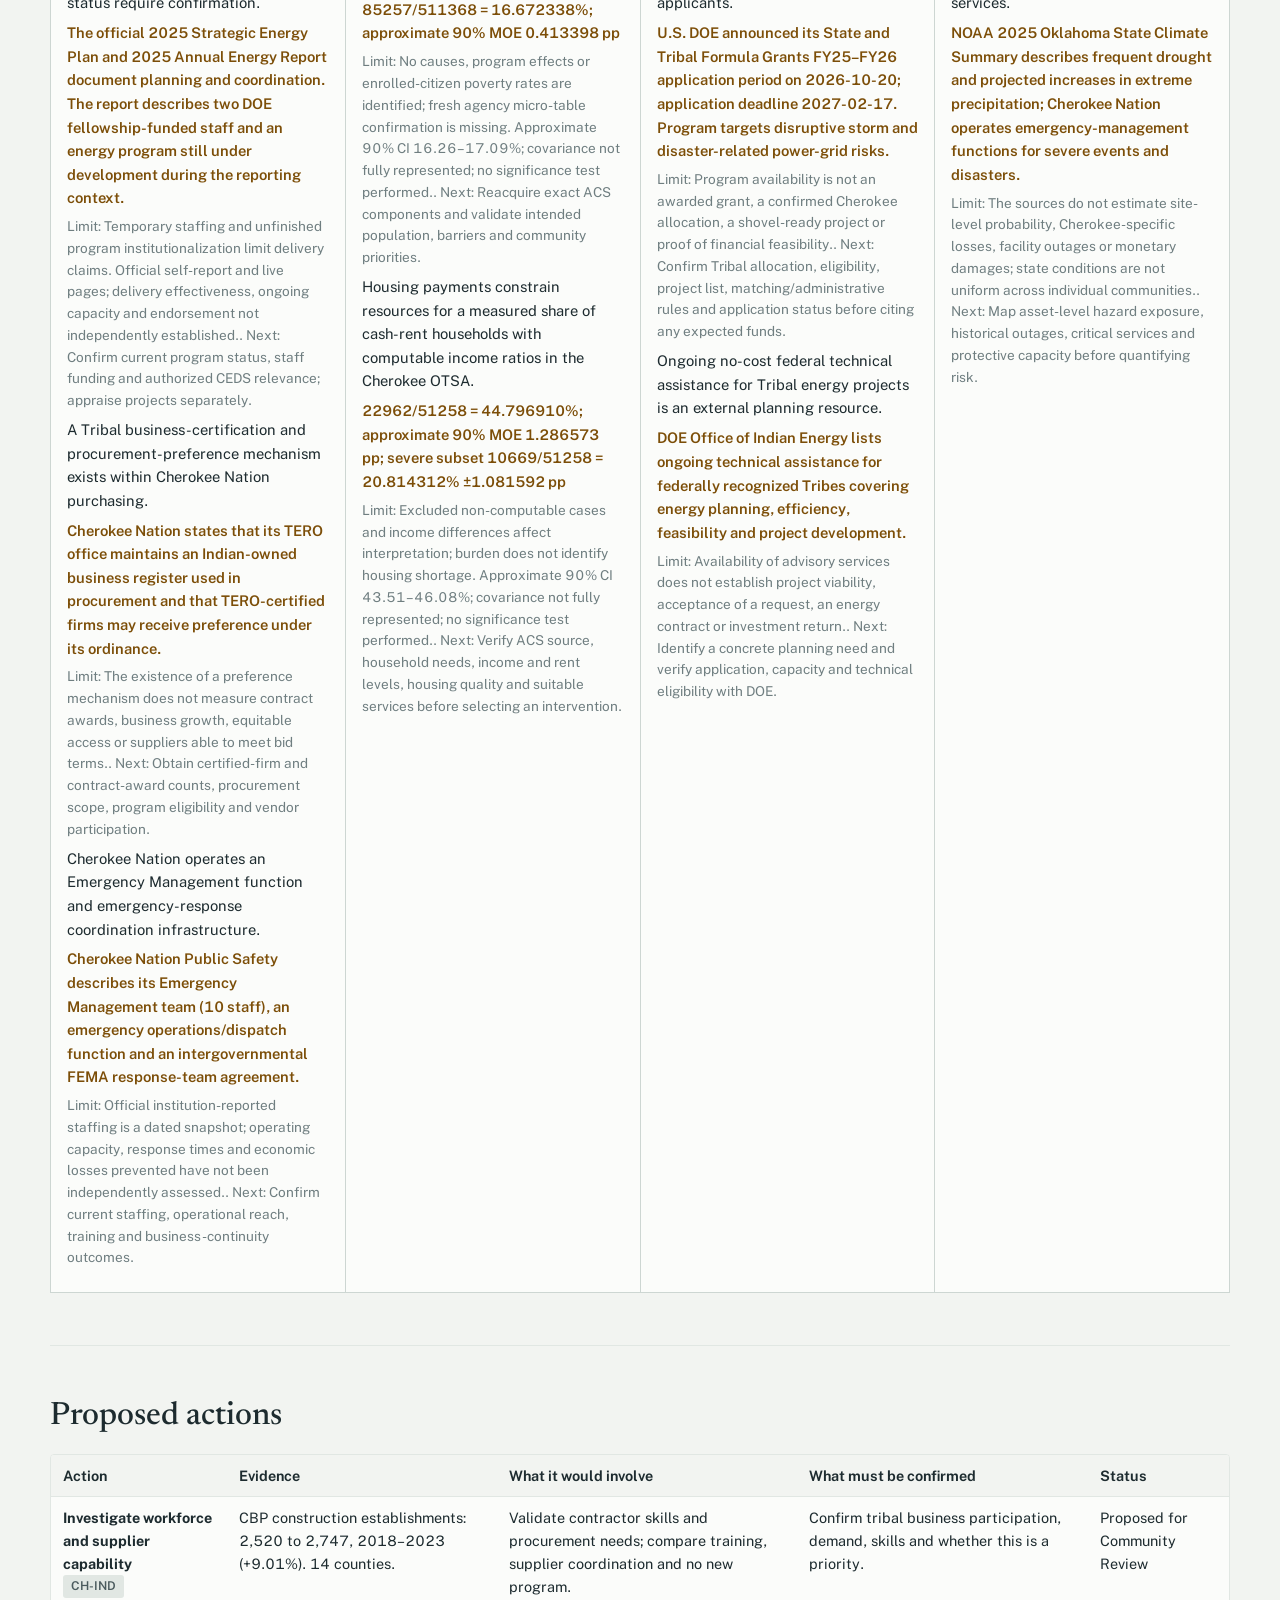
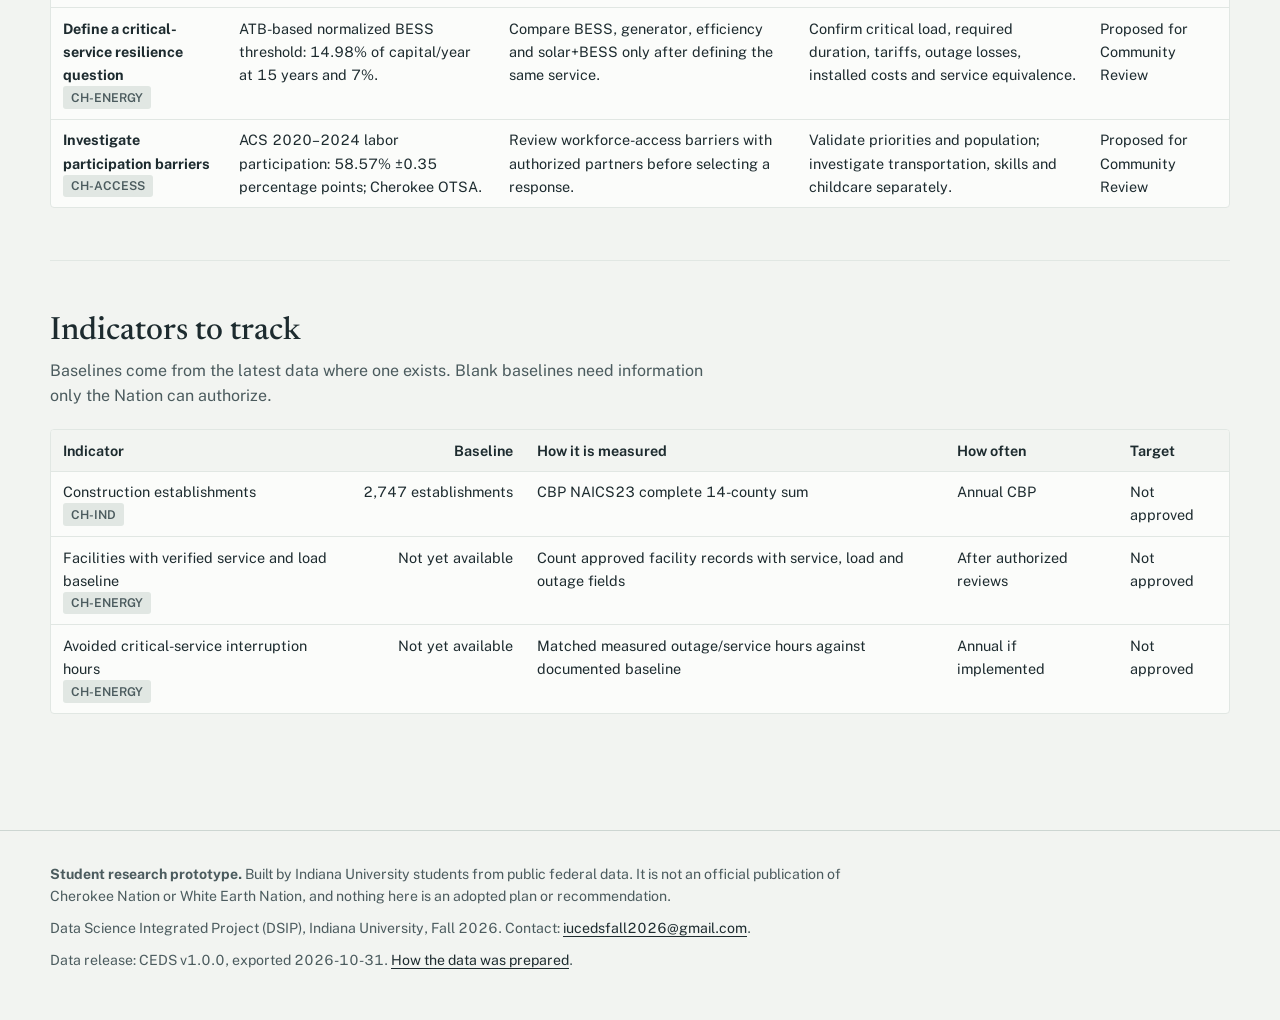
<file: framework/index.html>
<!doctype html>
<html lang="en">
<head>
<meta charset="utf-8">
<meta name="viewport" content="width=device-width, initial-scale=1">
<meta name="robots" content="noindex, nofollow">
<meta name="description" content="Decision chain, SWOT, proposed actions and indicators.">
<title>Planning framework | CEDS Evidence Atlas</title>
<link rel="icon" href="data:image/svg+xml,%3Csvg xmlns='http://www.w3.org/2000/svg' viewBox='0 0 32 32'%3E%3Crect width='16' height='32' fill='%23a86b12'/%3E%3Crect x='16' width='16' height='32' fill='%231e6e74'/%3E%3C/svg%3E">
<link rel="preconnect" href="https://fonts.googleapis.com">
<link rel="preconnect" href="https://fonts.gstatic.com" crossorigin>
<link rel="stylesheet" href="https://fonts.googleapis.com/css2?family=Newsreader:opsz,wght@6..72,400;6..72,500;6..72,600&family=Public+Sans:wght@300;400;600;700&display=swap">
<link rel="stylesheet" href="../assets/css/style.css">
</head>
<body data-root="../" data-page="framework">
<a class="skip-link" href="#main">Skip to content</a>
<header data-site-header></header>
<main id="main">
<div class="wrap">
  <section class="page-head">
    <h1>Planning framework</h1>
    <p class="lead">How the evidence connects to a Comprehensive Economic Development Strategy (CEDS): one decision question per Nation, the reasoning behind it, and the actions and indicators proposed for discussion.</p>
    <div class="caveat" style="margin-top:1.25rem"><p>Every item on this page is <strong>proposed for community review</strong>. No priority, target, owner or budget has been set, and none should be until each Nation decides.</p></div>
    <nav class="nation-switch" aria-label="Choose Nation" id="fw-switch">
      <a href="#Cherokee" data-n="Cherokee" aria-current="page">Cherokee Nation</a>
      <a href="#White-Earth" data-n="White Earth">White Earth Nation</a>
    </nav>
  </section>

  <section class="section" aria-labelledby="chain-h">
    <header><h2 id="chain-h">From question to action</h2><p id="chain-id"></p></header>
    <ol class="chain" id="chain"></ol>
  </section>

  <section class="section" aria-labelledby="swot-h">
    <header><h2 id="swot-h">Strengths, weaknesses, opportunities and threats</h2>
      <p>Each statement is paired with its evidence and the limit of that evidence.</p></header>
    <div class="swot" id="swot"></div>
  </section>

  <section class="section" aria-labelledby="actions-h">
    <header><h2 id="actions-h">Proposed actions</h2></header>
    <div class="table-wrap"><table id="actions"><thead><tr><th>Action</th><th>Evidence</th><th>What it would involve</th><th>What must be confirmed</th><th>Status</th></tr></thead><tbody></tbody></table></div>
  </section>

  <section class="section" aria-labelledby="kpi-h">
    <header><h2 id="kpi-h">Indicators to track</h2>
      <p>Baselines come from the latest data where one exists. Blank baselines need information only the Nation can authorize.</p></header>
    <div class="table-wrap"><table id="kpis"><thead><tr><th>Indicator</th><th class="num">Baseline</th><th>How it is measured</th><th>How often</th><th>Target</th></tr></thead><tbody></tbody></table></div>
  </section>
</div>
</main>
<footer data-site-footer></footer>
<script src="../assets/vendor/d3.v7.9.0.min.js"></script>
<script src="../assets/js/core.js"></script>
<script src="../assets/js/charts.js"></script>
<script src="../assets/js/maps.js"></script>
<script src="../assets/js/navigator.js"></script>
<script src="../assets/js/pages/framework.js"></script>
</body>
</html>
</file>
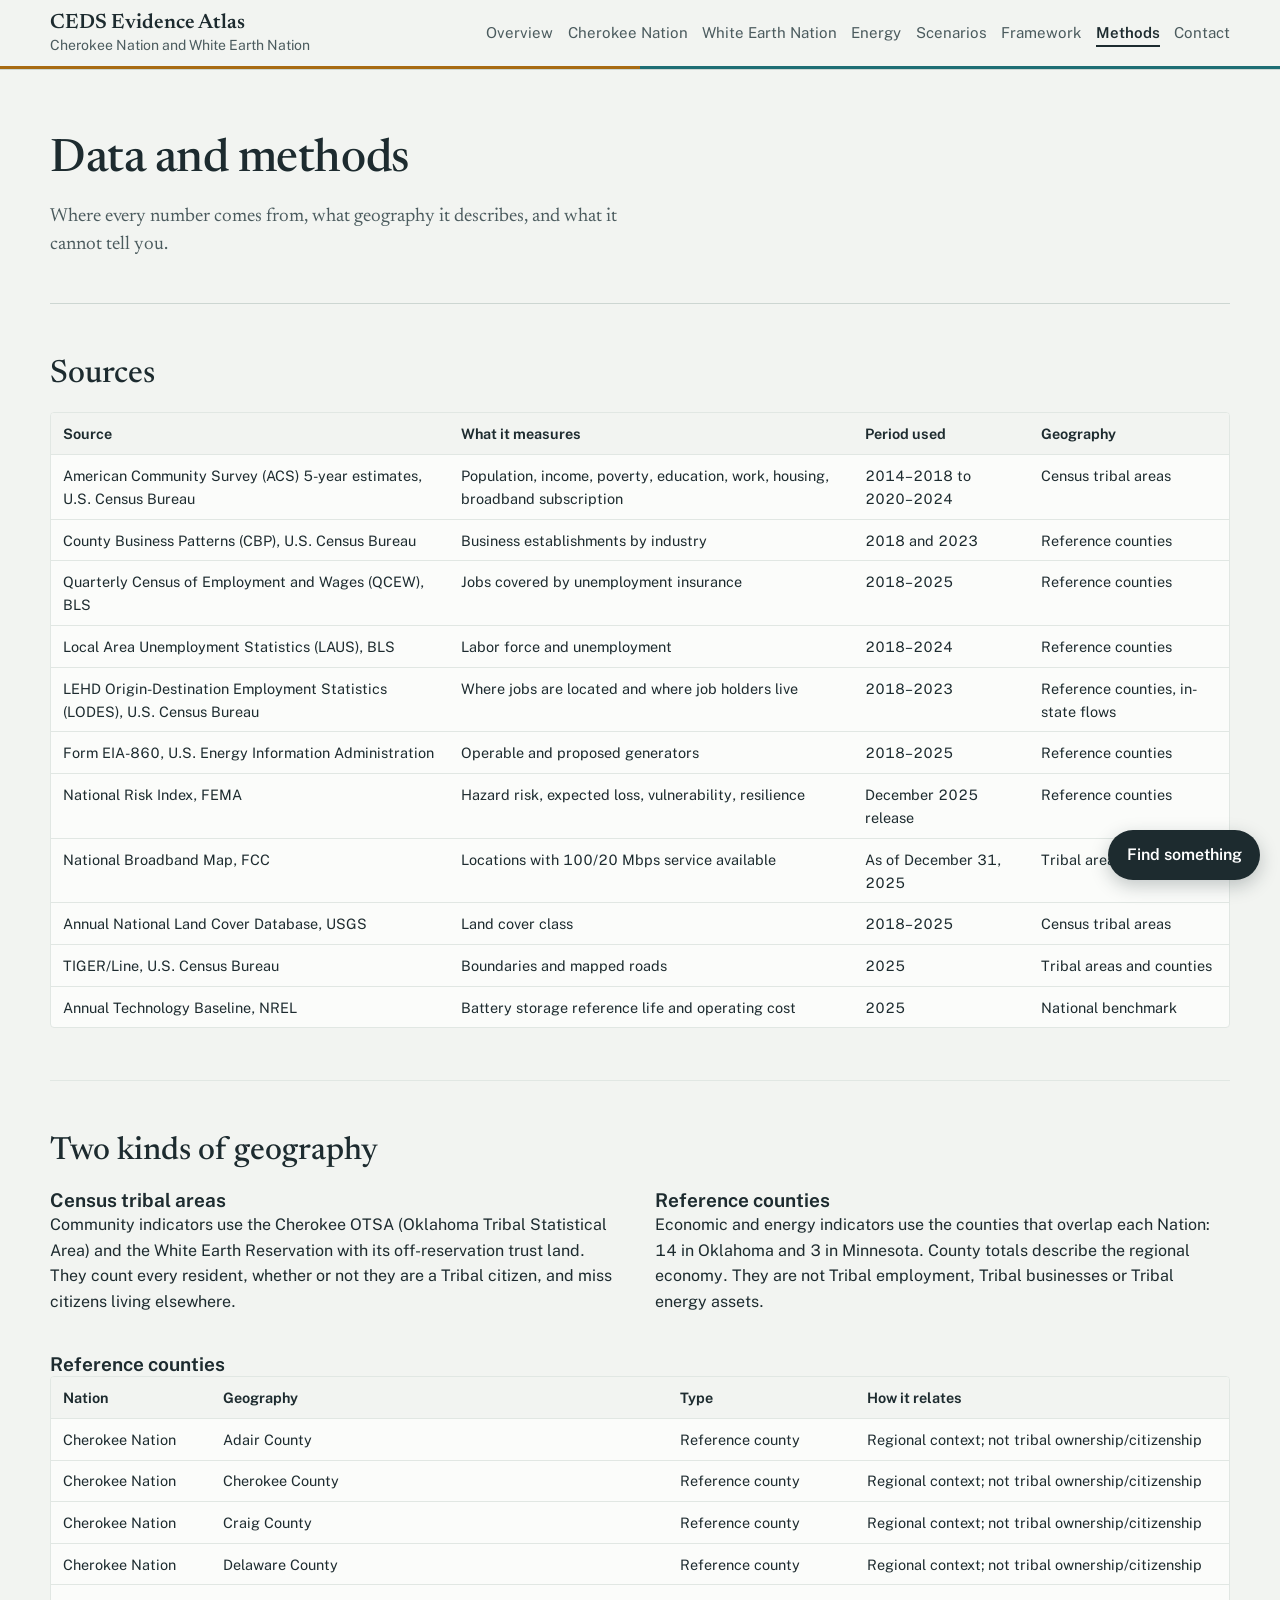
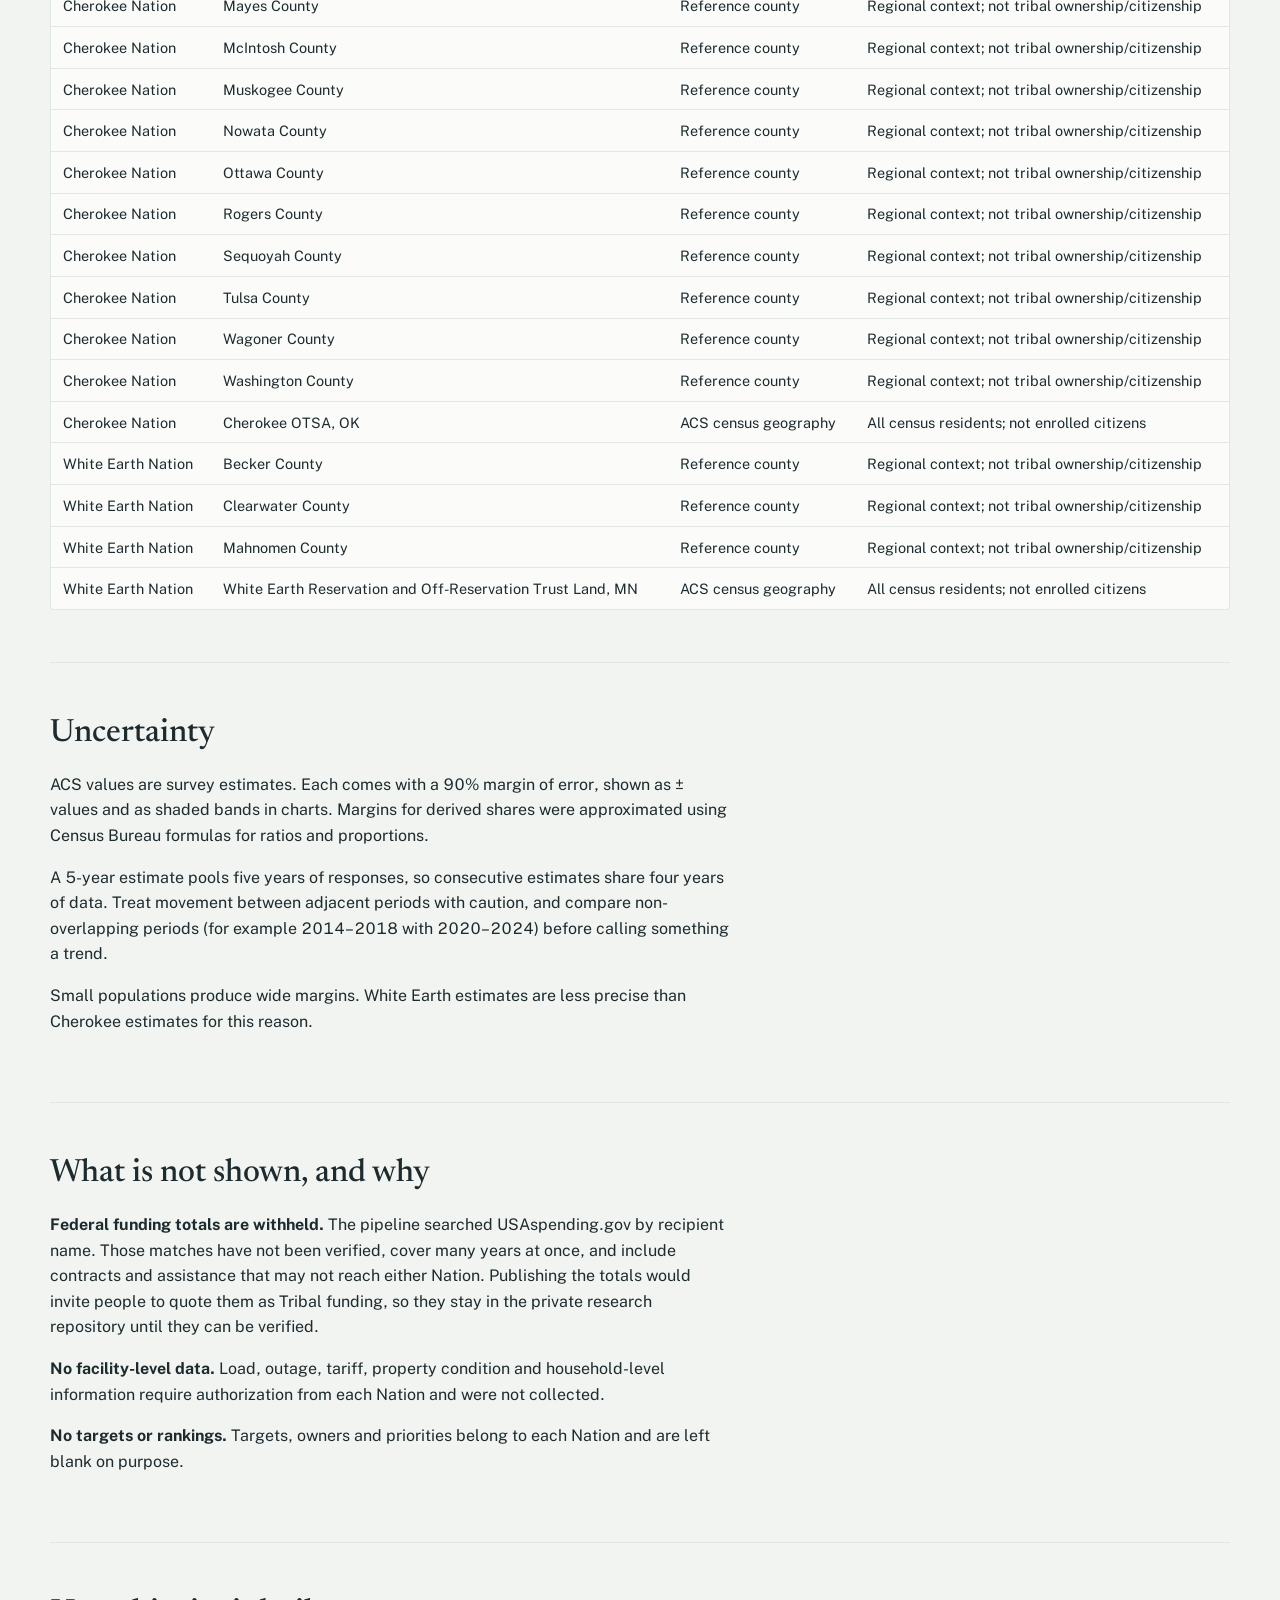
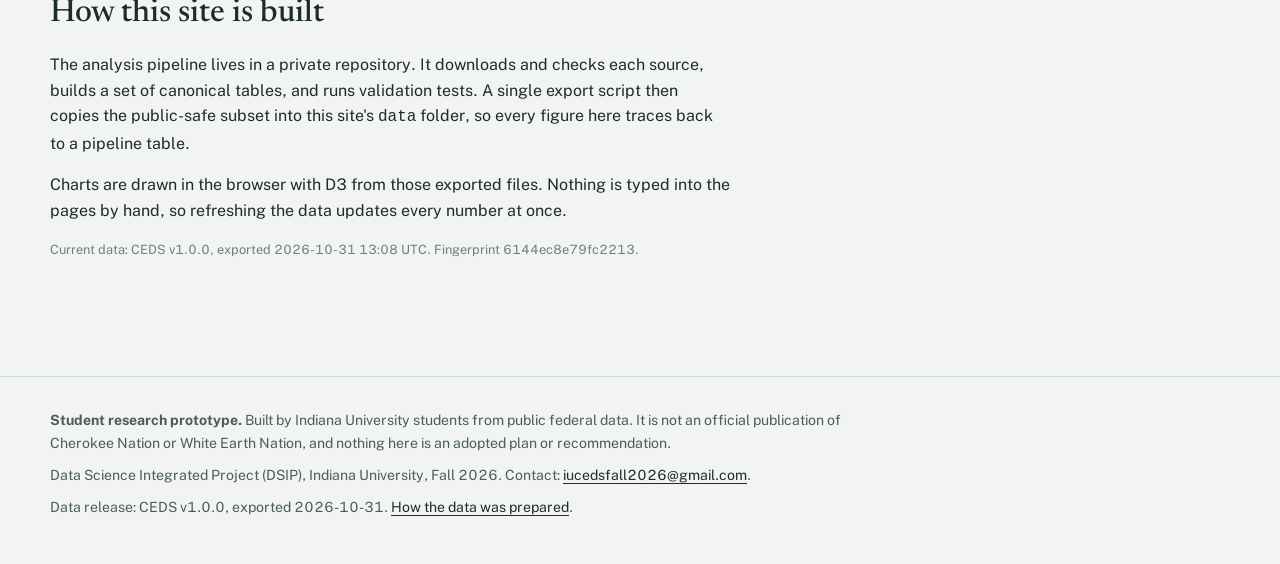
<file: methods/index.html>
<!doctype html>
<html lang="en">
<head>
<meta charset="utf-8">
<meta name="viewport" content="width=device-width, initial-scale=1">
<meta name="robots" content="noindex, nofollow">
<meta name="description" content="Sources, geographies, uncertainty and limitations.">
<title>Data and methods | CEDS Evidence Atlas</title>
<link rel="icon" href="data:image/svg+xml,%3Csvg xmlns='http://www.w3.org/2000/svg' viewBox='0 0 32 32'%3E%3Crect width='16' height='32' fill='%23a86b12'/%3E%3Crect x='16' width='16' height='32' fill='%231e6e74'/%3E%3C/svg%3E">
<link rel="preconnect" href="https://fonts.googleapis.com">
<link rel="preconnect" href="https://fonts.gstatic.com" crossorigin>
<link rel="stylesheet" href="https://fonts.googleapis.com/css2?family=Newsreader:opsz,wght@6..72,400;6..72,500;6..72,600&family=Public+Sans:wght@300;400;600;700&display=swap">
<link rel="stylesheet" href="../assets/css/style.css">
</head>
<body data-root="../" data-page="methods">
<a class="skip-link" href="#main">Skip to content</a>
<header data-site-header></header>
<main id="main">
<div class="wrap">
  <section class="page-head">
    <h1>Data and methods</h1>
    <p class="lead">Where every number comes from, what geography it describes, and what it cannot tell you.</p>
  </section>

  <section class="section" aria-labelledby="src-h">
    <header><h2 id="src-h">Sources</h2></header>
    <div class="table-wrap"><table>
      <thead><tr><th>Source</th><th>What it measures</th><th>Period used</th><th>Geography</th></tr></thead>
      <tbody>
        <tr><td>American Community Survey (ACS) 5-year estimates, U.S. Census Bureau</td><td>Population, income, poverty, education, work, housing, broadband subscription</td><td>2014–2018 to 2020–2024</td><td>Census tribal areas</td></tr>
        <tr><td>County Business Patterns (CBP), U.S. Census Bureau</td><td>Business establishments by industry</td><td>2018 and 2023</td><td>Reference counties</td></tr>
        <tr><td>Quarterly Census of Employment and Wages (QCEW), BLS</td><td>Jobs covered by unemployment insurance</td><td>2018–2025</td><td>Reference counties</td></tr>
        <tr><td>Local Area Unemployment Statistics (LAUS), BLS</td><td>Labor force and unemployment</td><td>2018–2024</td><td>Reference counties</td></tr>
        <tr><td>LEHD Origin-Destination Employment Statistics (LODES), U.S. Census Bureau</td><td>Where jobs are located and where job holders live</td><td>2018–2023</td><td>Reference counties, in-state flows</td></tr>
        <tr><td>Form EIA-860, U.S. Energy Information Administration</td><td>Operable and proposed generators</td><td>2018–2025</td><td>Reference counties</td></tr>
        <tr><td>National Risk Index, FEMA</td><td>Hazard risk, expected loss, vulnerability, resilience</td><td>December 2025 release</td><td>Reference counties</td></tr>
        <tr><td>National Broadband Map, FCC</td><td>Locations with 100/20 Mbps service available</td><td>As of December 31, 2025</td><td>Tribal areas and counties</td></tr>
        <tr><td>Annual National Land Cover Database, USGS</td><td>Land cover class</td><td>2018–2025</td><td>Census tribal areas</td></tr>
        <tr><td>TIGER/Line, U.S. Census Bureau</td><td>Boundaries and mapped roads</td><td>2025</td><td>Tribal areas and counties</td></tr>
        <tr><td>Annual Technology Baseline, NREL</td><td>Battery storage reference life and operating cost</td><td>2025</td><td>National benchmark</td></tr>
      </tbody></table></div>
  </section>

  <section class="section" aria-labelledby="geo-h">
    <header><h2 id="geo-h">Two kinds of geography</h2></header>
    <div class="grid-2">
      <div><h3>Census tribal areas</h3><p>Community indicators use the Cherokee OTSA (Oklahoma Tribal Statistical Area) and the White Earth Reservation with its off-reservation trust land. They count every resident, whether or not they are a Tribal citizen, and miss citizens living elsewhere.</p></div>
      <div><h3>Reference counties</h3><p>Economic and energy indicators use the counties that overlap each Nation: 14 in Oklahoma and 3 in Minnesota. County totals describe the regional economy. They are not Tribal employment, Tribal businesses or Tribal energy assets.</p></div>
    </div>
    <h3 style="margin-top:1.5rem">Reference counties</h3>
    <div class="table-wrap"><table id="xwalk"><thead><tr><th>Nation</th><th>Geography</th><th>Type</th><th>How it relates</th></tr></thead><tbody></tbody></table></div>
  </section>

  <section class="section" aria-labelledby="unc-h">
    <header><h2 id="unc-h">Uncertainty</h2></header>
    <p>ACS values are survey estimates. Each comes with a 90% margin of error, shown as ± values and as shaded bands in charts. Margins for derived shares were approximated using Census Bureau formulas for ratios and proportions.</p>
    <p>A 5-year estimate pools five years of responses, so consecutive estimates share four years of data. Treat movement between adjacent periods with caution, and compare non-overlapping periods (for example 2014–2018 with 2020–2024) before calling something a trend.</p>
    <p>Small populations produce wide margins. White Earth estimates are less precise than Cherokee estimates for this reason.</p>
  </section>

  <section class="section" id="withheld" aria-labelledby="wh-h">
    <header><h2 id="wh-h">What is not shown, and why</h2></header>
    <p><strong>Federal funding totals are withheld.</strong> The pipeline searched USAspending.gov by recipient name. Those matches have not been verified, cover many years at once, and include contracts and assistance that may not reach either Nation. Publishing the totals would invite people to quote them as Tribal funding, so they stay in the private research repository until they can be verified.</p>
    <p><strong>No facility-level data.</strong> Load, outage, tariff, property condition and household-level information require authorization from each Nation and were not collected.</p>
    <p><strong>No targets or rankings.</strong> Targets, owners and priorities belong to each Nation and are left blank on purpose.</p>
  </section>

  <section class="section" aria-labelledby="repro-h">
    <header><h2 id="repro-h">How this site is built</h2></header>
    <p>The analysis pipeline lives in a private repository. It downloads and checks each source, builds a set of canonical tables, and runs validation tests. A single export script then copies the public-safe subset into this site's <code>data</code> folder, so every figure here traces back to a pipeline table.</p>
    <p>Charts are drawn in the browser with D3 from those exported files. Nothing is typed into the pages by hand, so refreshing the data updates every number at once.</p>
    <p id="data-stamp" class="source"></p>
  </section>
</div>
</main>
<footer data-site-footer></footer>
<script src="../assets/vendor/d3.v7.9.0.min.js"></script>
<script src="../assets/js/core.js"></script>
<script src="../assets/js/charts.js"></script>
<script src="../assets/js/maps.js"></script>
<script src="../assets/js/navigator.js"></script>
<script src="../assets/js/pages/methods.js"></script>
</body>
</html>
</file>
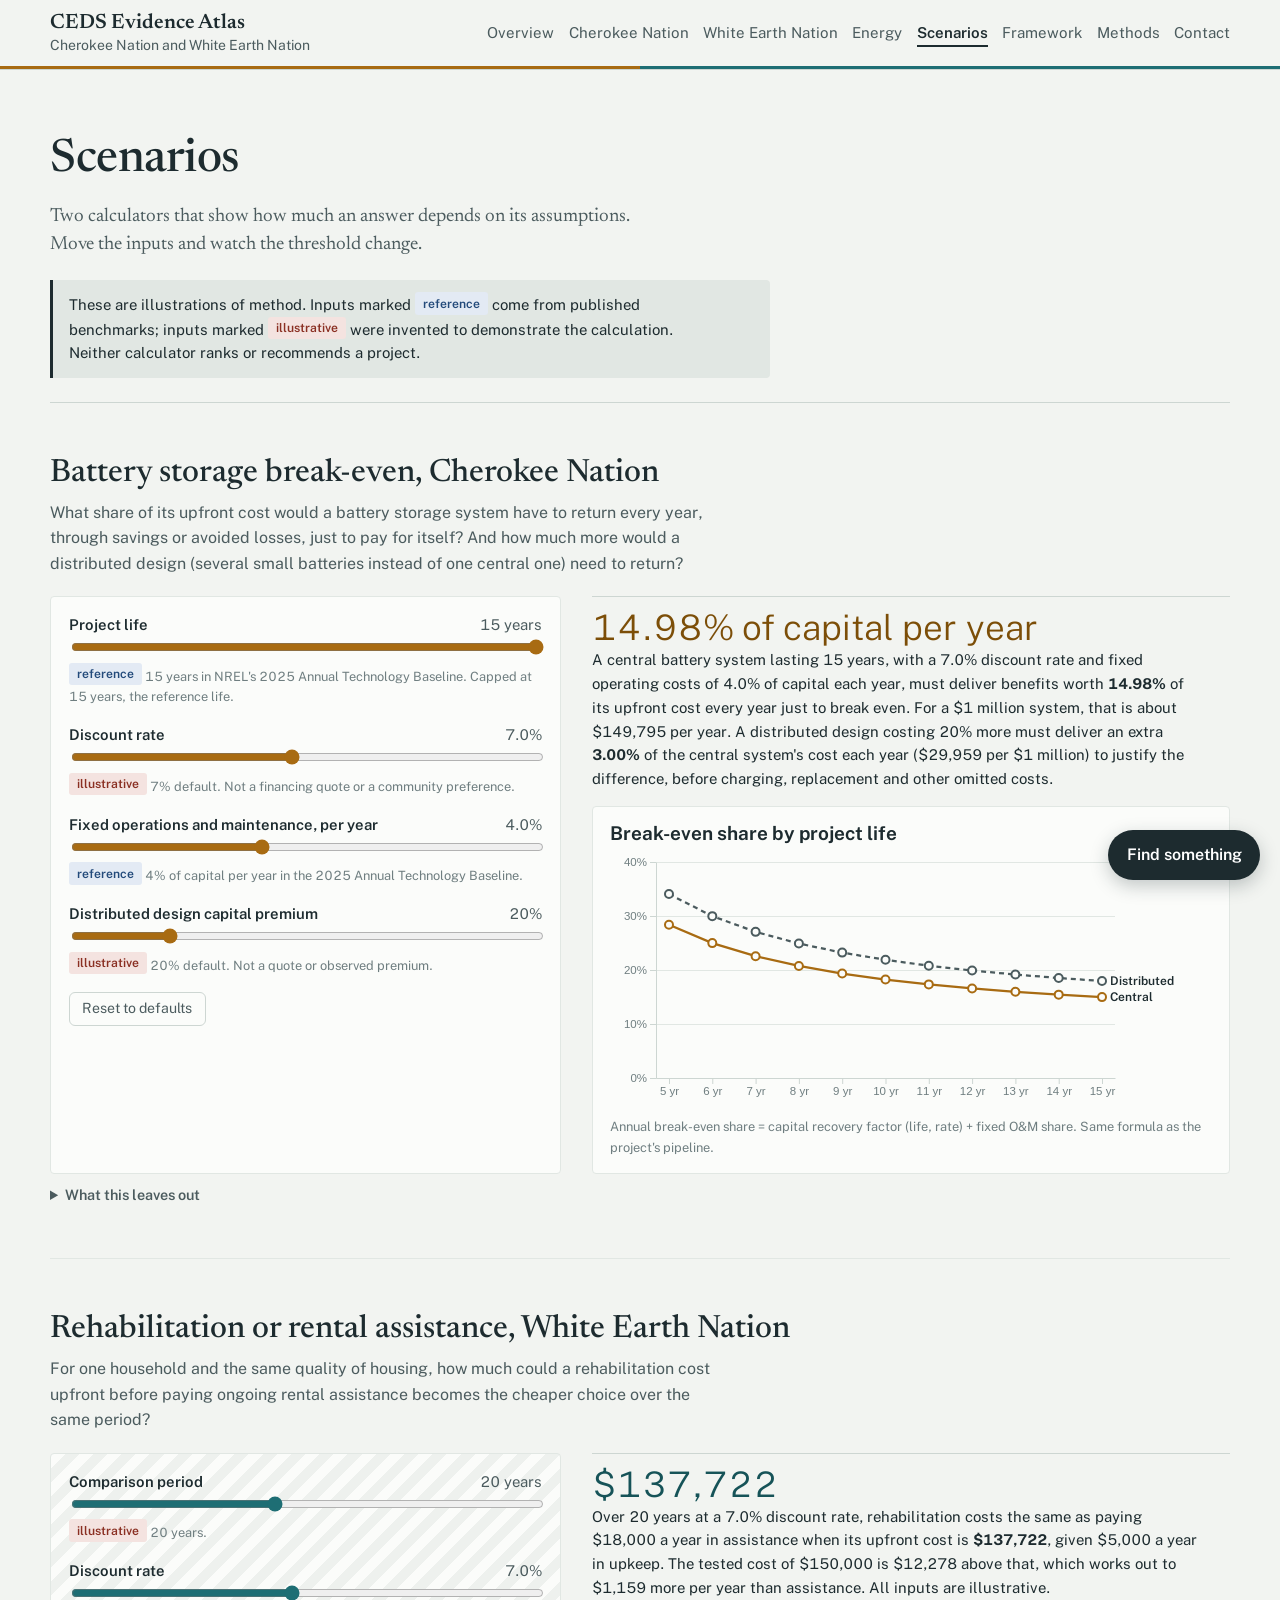
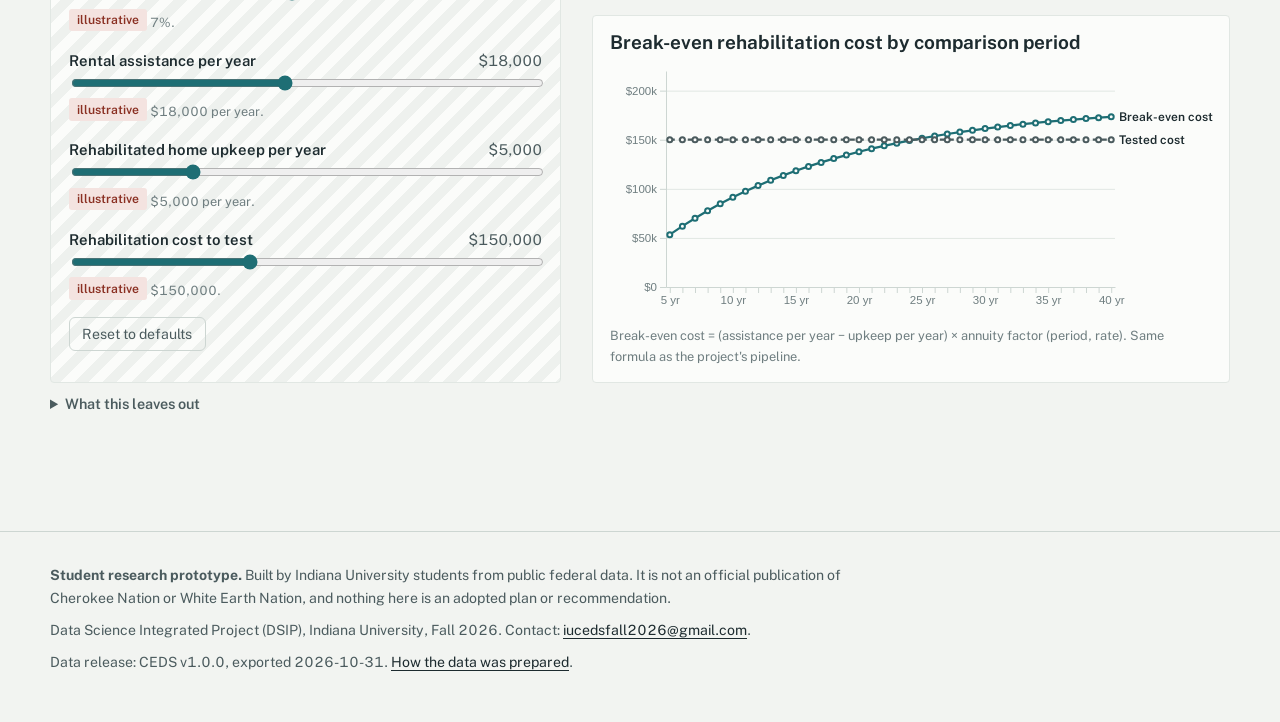
<file: scenarios/index.html>
<!doctype html>
<html lang="en">
<head>
<meta charset="utf-8">
<meta name="viewport" content="width=device-width, initial-scale=1">
<meta name="robots" content="noindex, nofollow">
<meta name="description" content="Battery storage and housing cost calculators.">
<title>Scenarios | CEDS Evidence Atlas</title>
<link rel="icon" href="data:image/svg+xml,%3Csvg xmlns='http://www.w3.org/2000/svg' viewBox='0 0 32 32'%3E%3Crect width='16' height='32' fill='%23a86b12'/%3E%3Crect x='16' width='16' height='32' fill='%231e6e74'/%3E%3C/svg%3E">
<link rel="preconnect" href="https://fonts.googleapis.com">
<link rel="preconnect" href="https://fonts.gstatic.com" crossorigin>
<link rel="stylesheet" href="https://fonts.googleapis.com/css2?family=Newsreader:opsz,wght@6..72,400;6..72,500;6..72,600&family=Public+Sans:wght@300;400;600;700&display=swap">
<link rel="stylesheet" href="../assets/css/style.css">
</head>
<body data-root="../" data-page="scenarios">
<a class="skip-link" href="#main">Skip to content</a>
<header data-site-header></header>
<main id="main">
<div class="wrap">
  <section class="page-head">
    <h1>Scenarios</h1>
    <p class="lead">Two calculators that show how much an answer depends on its assumptions. Move the inputs and watch the threshold change.</p>
    <div class="caveat" style="margin-top:1.25rem"><p>These are illustrations of method. Inputs marked <span class="tag reference">reference</span> come from published benchmarks; inputs marked <span class="tag synthetic">illustrative</span> were invented to demonstrate the calculation. Neither calculator ranks or recommends a project.</p></div>
  </section>

  <section class="section" id="bess" aria-labelledby="bess-h" style="--nation:var(--cherokee);--nation-text:var(--cherokee-text);--nation-wash:var(--cherokee-wash)">
    <header><h2 id="bess-h">Battery storage break-even, Cherokee Nation</h2>
      <p>What share of its upfront cost would a battery storage system have to return every year, through savings or avoided losses, just to pay for itself? And how much more would a distributed design (several small batteries instead of one central one) need to return?</p></header>
    <div class="calc">
      <form class="figure" id="bess-form" onsubmit="return false">
        <div class="field"><label for="b-life">Project life <output id="b-life-o"></output></label>
          <input type="range" id="b-life" min="5" max="15" step="1"><div class="hint"><span class="tag reference">reference</span> 15 years in NREL's 2025 Annual Technology Baseline. Capped at 15 years, the reference life.</div></div>
        <div class="field"><label for="b-rate">Discount rate <output id="b-rate-o"></output></label>
          <input type="range" id="b-rate" min="0" max="0.15" step="0.005"><div class="hint"><span class="tag synthetic">illustrative</span> 7% default. Not a financing quote or a community preference.</div></div>
        <div class="field"><label for="b-fom">Fixed operations and maintenance, per year <output id="b-fom-o"></output></label>
          <input type="range" id="b-fom" min="0" max="0.1" step="0.005"><div class="hint"><span class="tag reference">reference</span> 4% of capital per year in the 2025 Annual Technology Baseline.</div></div>
        <div class="field"><label for="b-prem">Distributed design capital premium <output id="b-prem-o"></output></label>
          <input type="range" id="b-prem" min="0" max="1" step="0.05"><div class="hint"><span class="tag synthetic">illustrative</span> 20% default. Not a quote or observed premium.</div></div>
        <button type="button" class="reset" id="bess-reset">Reset to defaults</button>
      </form>
      <div>
        <div class="result">
          <div class="big" id="bess-out"></div>
          <p id="bess-text"></p>
        </div>
        <div class="figure">
          <h3>Break-even share by project life</h3>
          <div id="bess-chart" class="chart"></div>
          <p class="source">Annual break-even share = capital recovery factor (life, rate) + fixed O&amp;M share. Same formula as the project's pipeline.</p>
        </div>
      </div>
    </div>
    <details class="notes"><summary>What this leaves out</summary><ul>
      <li>Charging costs, round-trip losses, dispatch rules, replacement, interconnection, taxes and incentives.</li>
      <li>Any measured outage, load or tariff data for a real facility. Those require an authorized facility review.</li>
      <li>Whether a central and a distributed system deliver the same service. The comparison assumes they do.</li>
    </ul></details>
  </section>

  <section class="section" id="housing" aria-labelledby="housing-h" style="--nation:var(--whiteearth);--nation-text:var(--whiteearth-text);--nation-wash:var(--whiteearth-wash)">
    <header><h2 id="housing-h">Rehabilitation or rental assistance, White Earth Nation</h2>
      <p>For one household and the same quality of housing, how much could a rehabilitation cost upfront before paying ongoing rental assistance becomes the cheaper choice over the same period?</p></header>
    <div class="calc">
      <form class="figure illustrative" id="house-form" onsubmit="return false">
        <div class="field"><label for="h-years">Comparison period <output id="h-years-o"></output></label>
          <input type="range" id="h-years" min="5" max="40" step="1"><div class="hint"><span class="tag synthetic">illustrative</span> 20 years.</div></div>
        <div class="field"><label for="h-rate">Discount rate <output id="h-rate-o"></output></label>
          <input type="range" id="h-rate" min="0" max="0.15" step="0.005"><div class="hint"><span class="tag synthetic">illustrative</span> 7%.</div></div>
        <div class="field"><label for="h-assist">Rental assistance per year <output id="h-assist-o"></output></label>
          <input type="range" id="h-assist" min="0" max="40000" step="500"><div class="hint"><span class="tag synthetic">illustrative</span> $18,000 per year.</div></div>
        <div class="field"><label for="h-upkeep">Rehabilitated home upkeep per year <output id="h-upkeep-o"></output></label>
          <input type="range" id="h-upkeep" min="0" max="20000" step="250"><div class="hint"><span class="tag synthetic">illustrative</span> $5,000 per year.</div></div>
        <div class="field"><label for="h-rehab">Rehabilitation cost to test <output id="h-rehab-o"></output></label>
          <input type="range" id="h-rehab" min="0" max="400000" step="5000"><div class="hint"><span class="tag synthetic">illustrative</span> $150,000.</div></div>
        <button type="button" class="reset" id="house-reset">Reset to defaults</button>
      </form>
      <div>
        <div class="result">
          <div class="big" id="house-out"></div>
          <p id="house-text"></p>
        </div>
        <div class="figure">
          <h3>Break-even rehabilitation cost by comparison period</h3>
          <div id="house-chart" class="chart"></div>
          <p class="source">Break-even cost = (assistance per year − upkeep per year) × annuity factor (period, rate). Same formula as the project's pipeline.</p>
        </div>
      </div>
    </div>
    <details class="notes"><summary>What this leaves out</summary><ul>
      <li>Real bids, budgets, eligible program costs and property condition. None were available to this project.</li>
      <li>Whether the household, location, tenure and quality of housing are actually equivalent between the two options.</li>
      <li>For scale, the HUD 2025 total development cost ceilings recorded in the pipeline run from $438,741 (1 bedroom) to $644,506 (5 bedrooms). These are regulatory limits, not construction costs.</li>
    </ul></details>
  </section>
</div>
</main>
<footer data-site-footer></footer>
<script src="../assets/vendor/d3.v7.9.0.min.js"></script>
<script src="../assets/js/core.js"></script>
<script src="../assets/js/charts.js"></script>
<script src="../assets/js/maps.js"></script>
<script src="../assets/js/navigator.js"></script>
<script src="../assets/js/pages/scenarios.js"></script>
</body>
</html>
</file>
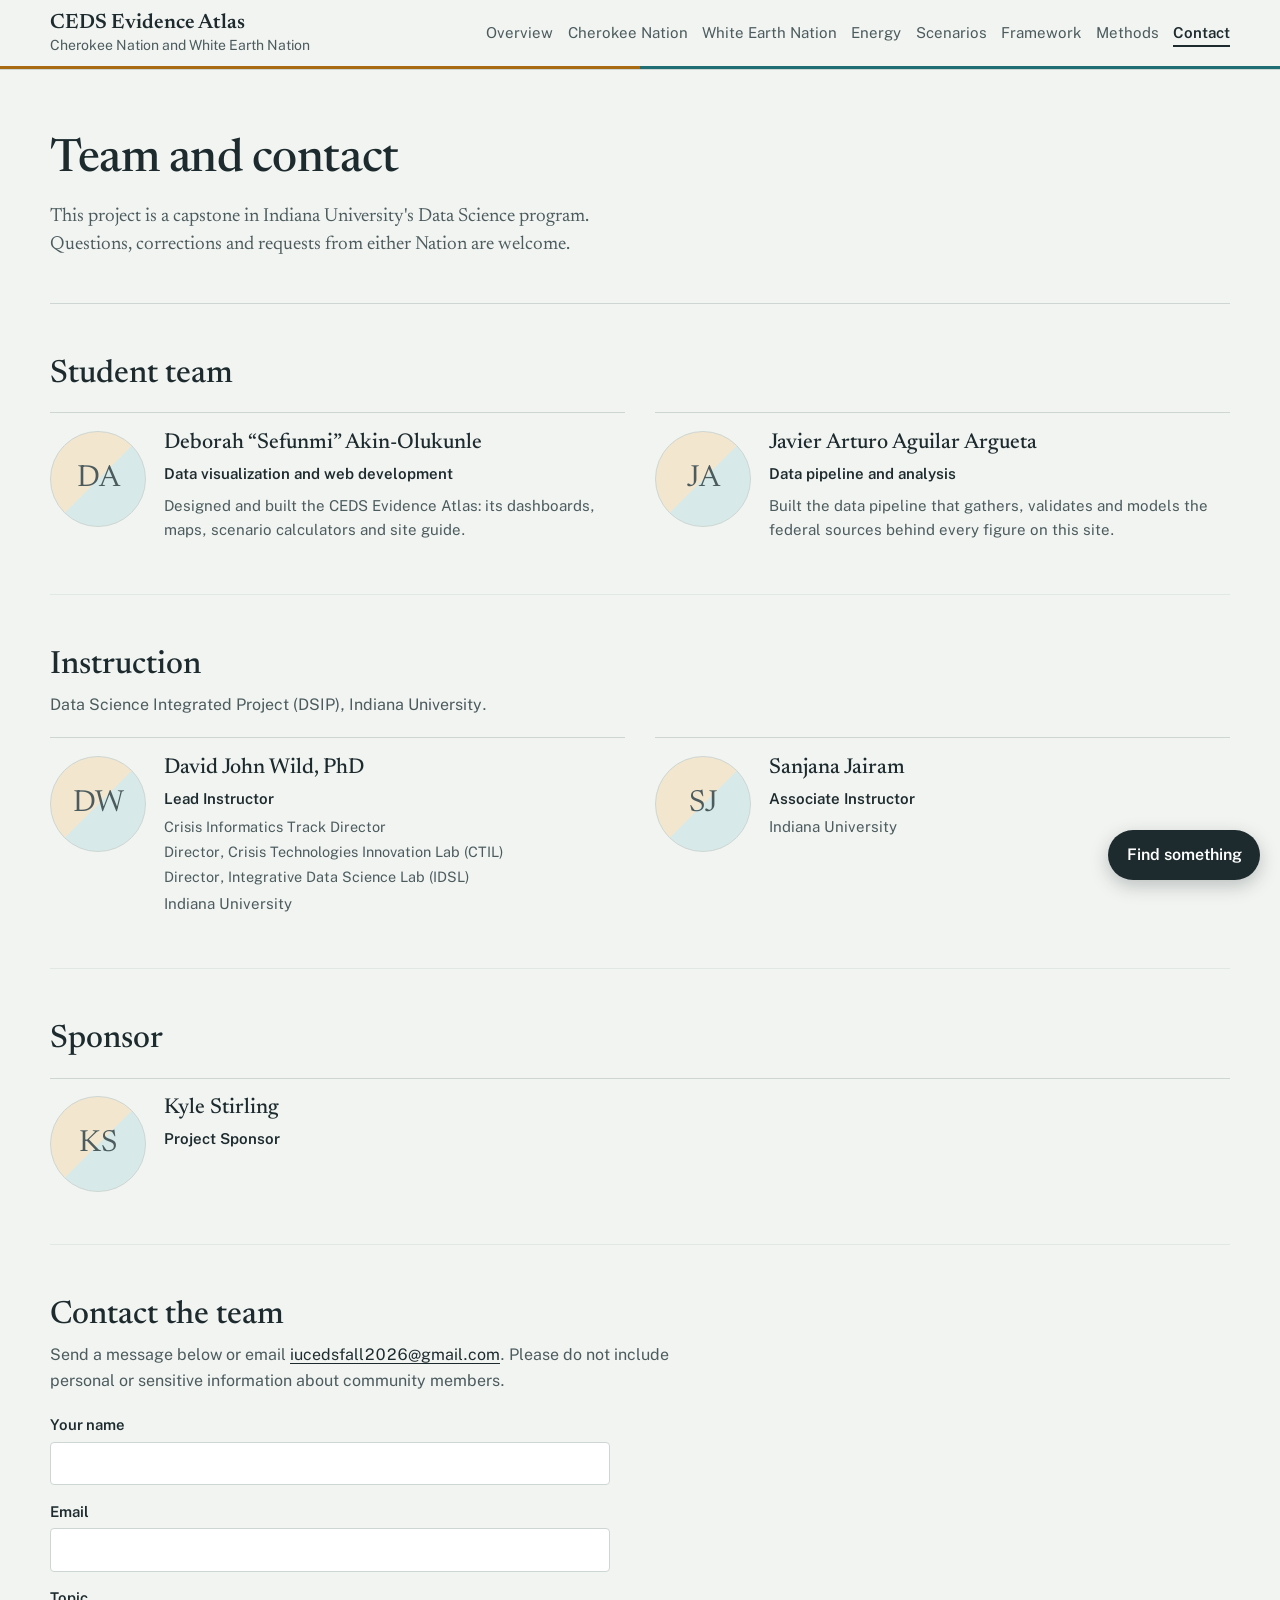
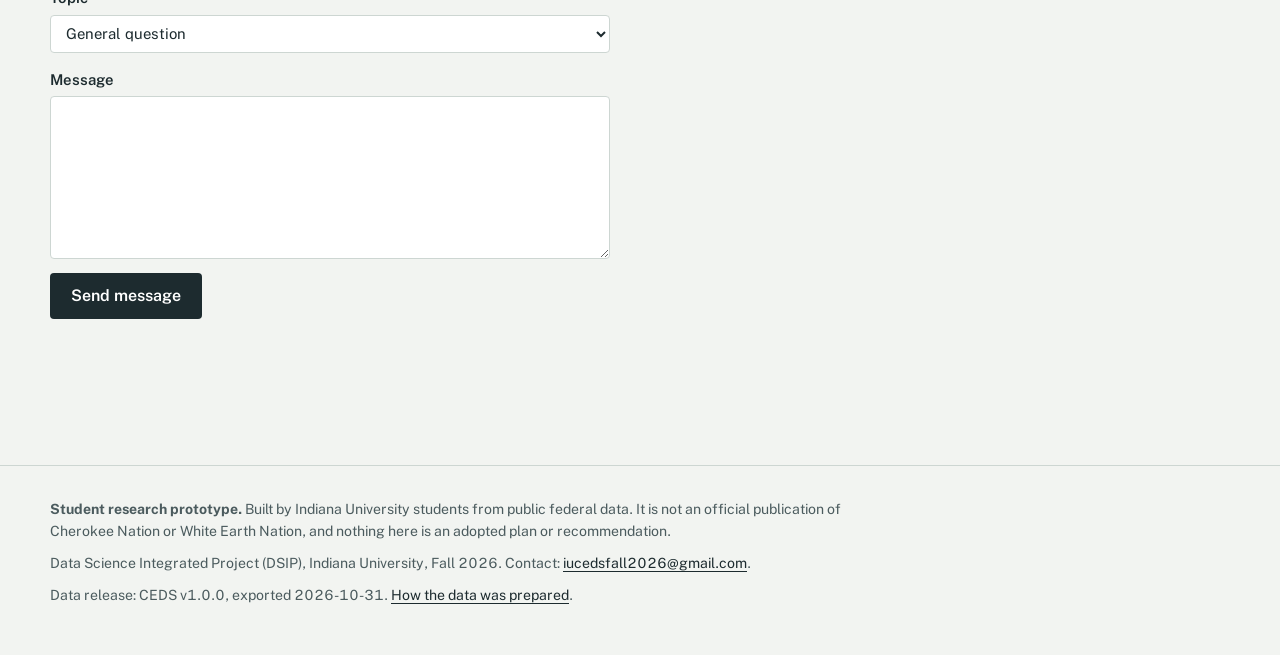
<file: team/index.html>
<!doctype html>
<html lang="en">
<head>
<meta charset="utf-8">
<meta name="viewport" content="width=device-width, initial-scale=1">
<meta name="robots" content="noindex, nofollow">
<meta name="description" content="Project team and contact form.">
<title>Team and contact | CEDS Evidence Atlas</title>
<link rel="icon" href="data:image/svg+xml,%3Csvg xmlns='http://www.w3.org/2000/svg' viewBox='0 0 32 32'%3E%3Crect width='16' height='32' fill='%23a86b12'/%3E%3Crect x='16' width='16' height='32' fill='%231e6e74'/%3E%3C/svg%3E">
<link rel="preconnect" href="https://fonts.googleapis.com">
<link rel="preconnect" href="https://fonts.gstatic.com" crossorigin>
<link rel="stylesheet" href="https://fonts.googleapis.com/css2?family=Newsreader:opsz,wght@6..72,400;6..72,500;6..72,600&family=Public+Sans:wght@300;400;600;700&display=swap">
<link rel="stylesheet" href="../assets/css/style.css">
</head>
<body data-root="../" data-page="team">
<a class="skip-link" href="#main">Skip to content</a>
<header data-site-header></header>
<main id="main">
<div class="wrap">
  <section class="page-head">
    <h1>Team and contact</h1>
    <p class="lead">This project is a capstone in Indiana University's Data Science program. Questions, corrections and requests from either Nation are welcome.</p>
  </section>

  <section class="section" aria-labelledby="team-h">
    <header><h2 id="team-h">Student team</h2></header>
    <div class="people" id="people-team"><p class="loading">Loading…</p></div>
  </section>

  <section class="section" aria-labelledby="inst-h">
    <header><h2 id="inst-h">Instruction</h2>
      <p>Data Science Integrated Project (DSIP), Indiana University.</p></header>
    <div class="people" id="people-instructors"></div>
  </section>

  <section class="section" id="sponsor-section" aria-labelledby="sponsor-h">
    <header><h2 id="sponsor-h">Sponsor</h2></header>
    <div class="people" id="people-sponsor"></div>
  </section>

  <section class="section" aria-labelledby="contact-h">
    <header><h2 id="contact-h">Contact the team</h2>
      <p id="contact-intro"></p></header>
    <form class="contact" id="contact-form">
      <label>Your name <input name="name" autocomplete="name" required></label>
      <label>Email <input name="email" type="email" autocomplete="email" required></label>
      <label>Topic
        <select name="topic">
          <option>General question</option>
          <option>Cherokee Nation data</option>
          <option>White Earth Nation data</option>
          <option>Energy and infrastructure</option>
          <option>A correction</option>
        </select></label>
      <label>Message <textarea name="message" rows="6" required></textarea></label>
      <button type="submit">Send message</button>
      <p class="form-status" id="form-status" role="status"></p>
    </form>
  </section>
</div>
</main>
<footer data-site-footer></footer>
<script src="../assets/vendor/d3.v7.9.0.min.js"></script>
<script src="../assets/js/core.js"></script>
<script src="../assets/js/charts.js"></script>
<script src="../assets/js/maps.js"></script>
<script src="../assets/js/navigator.js"></script>
<script src="../assets/js/pages/team.js"></script>
</body>
</html>
</file>
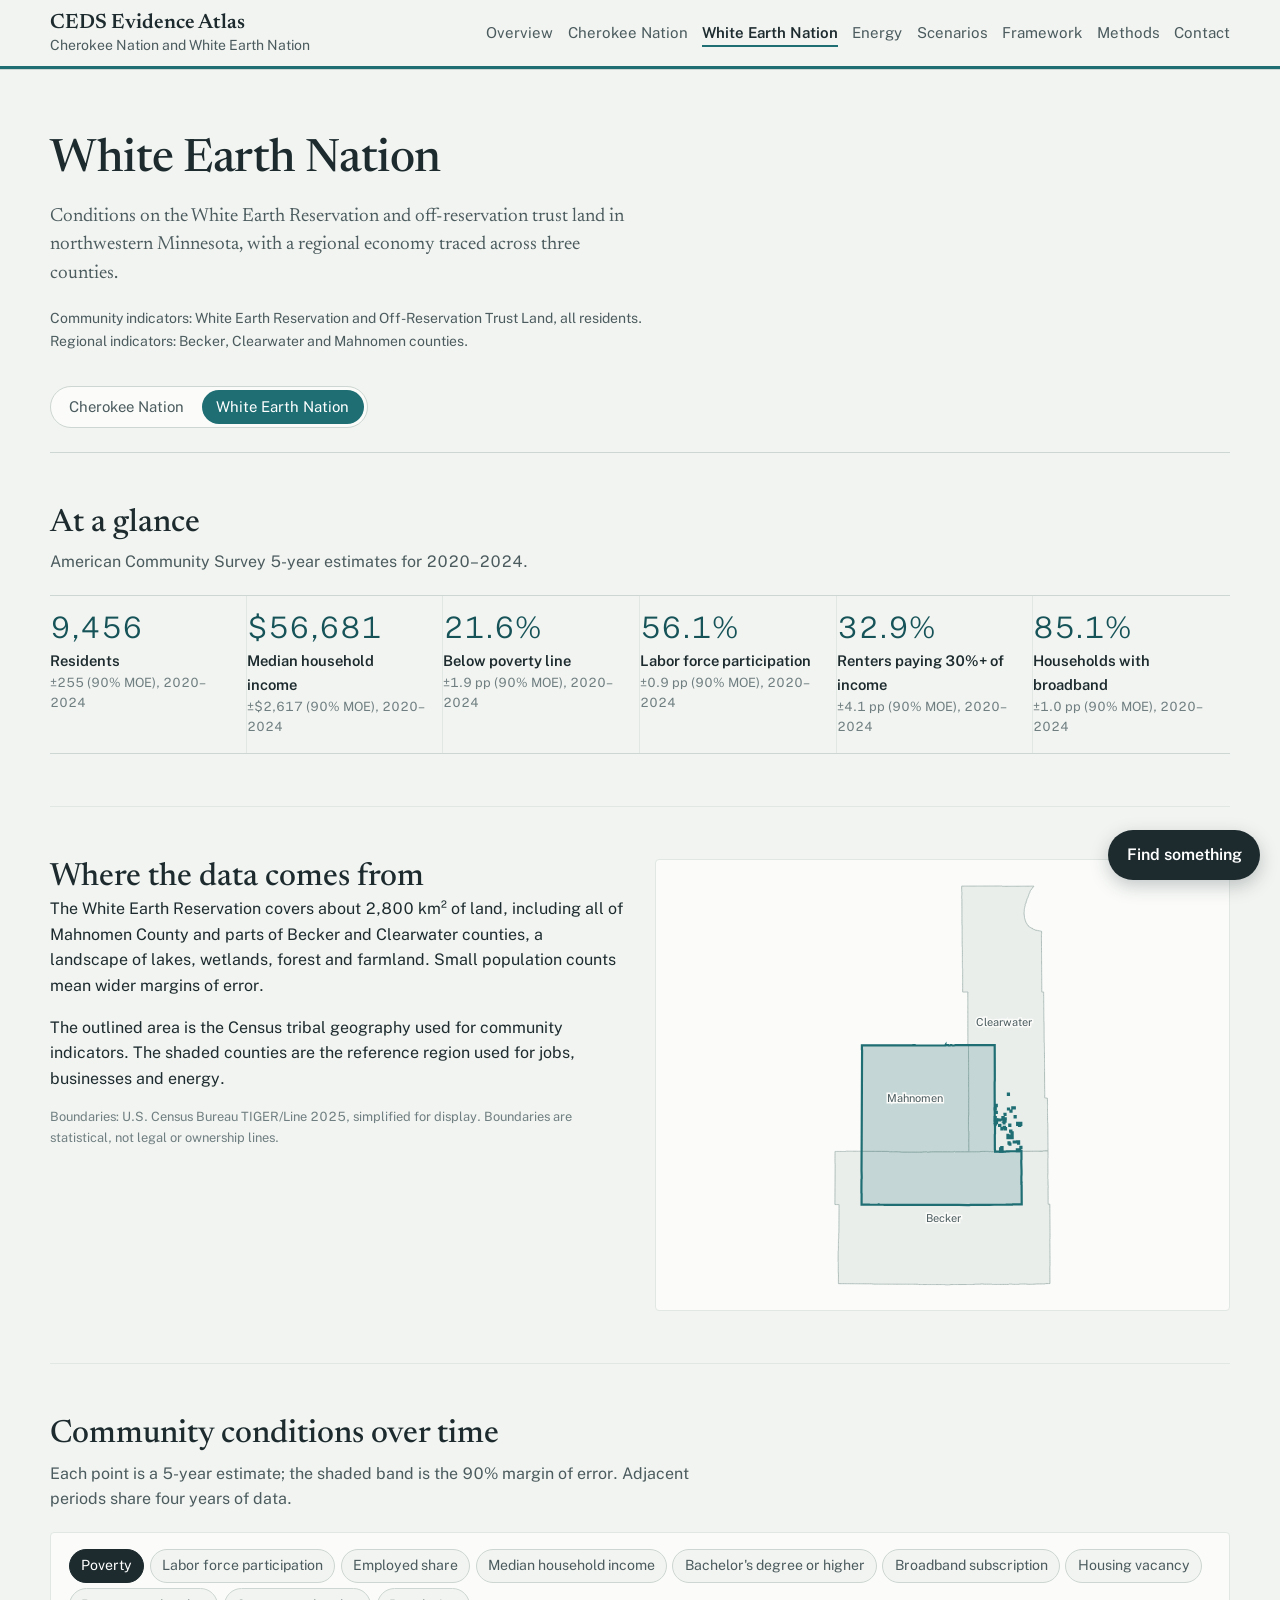
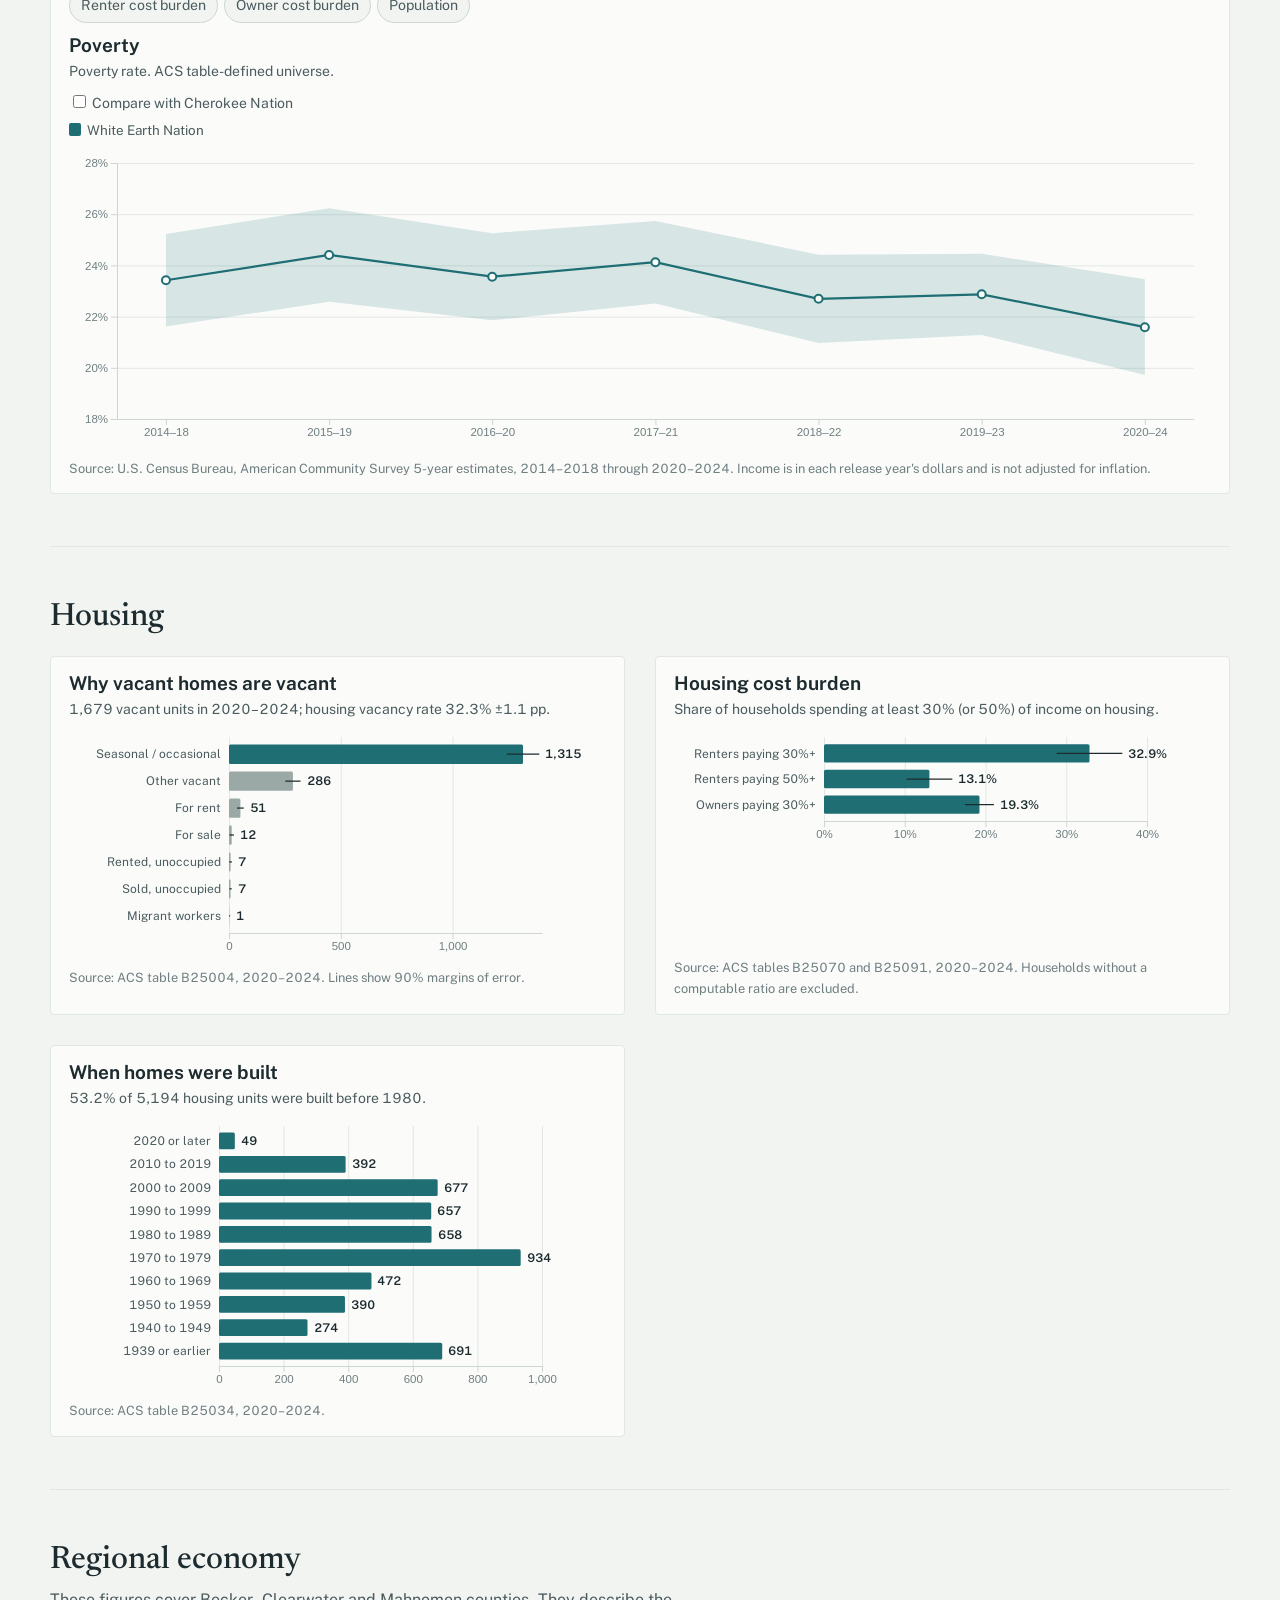
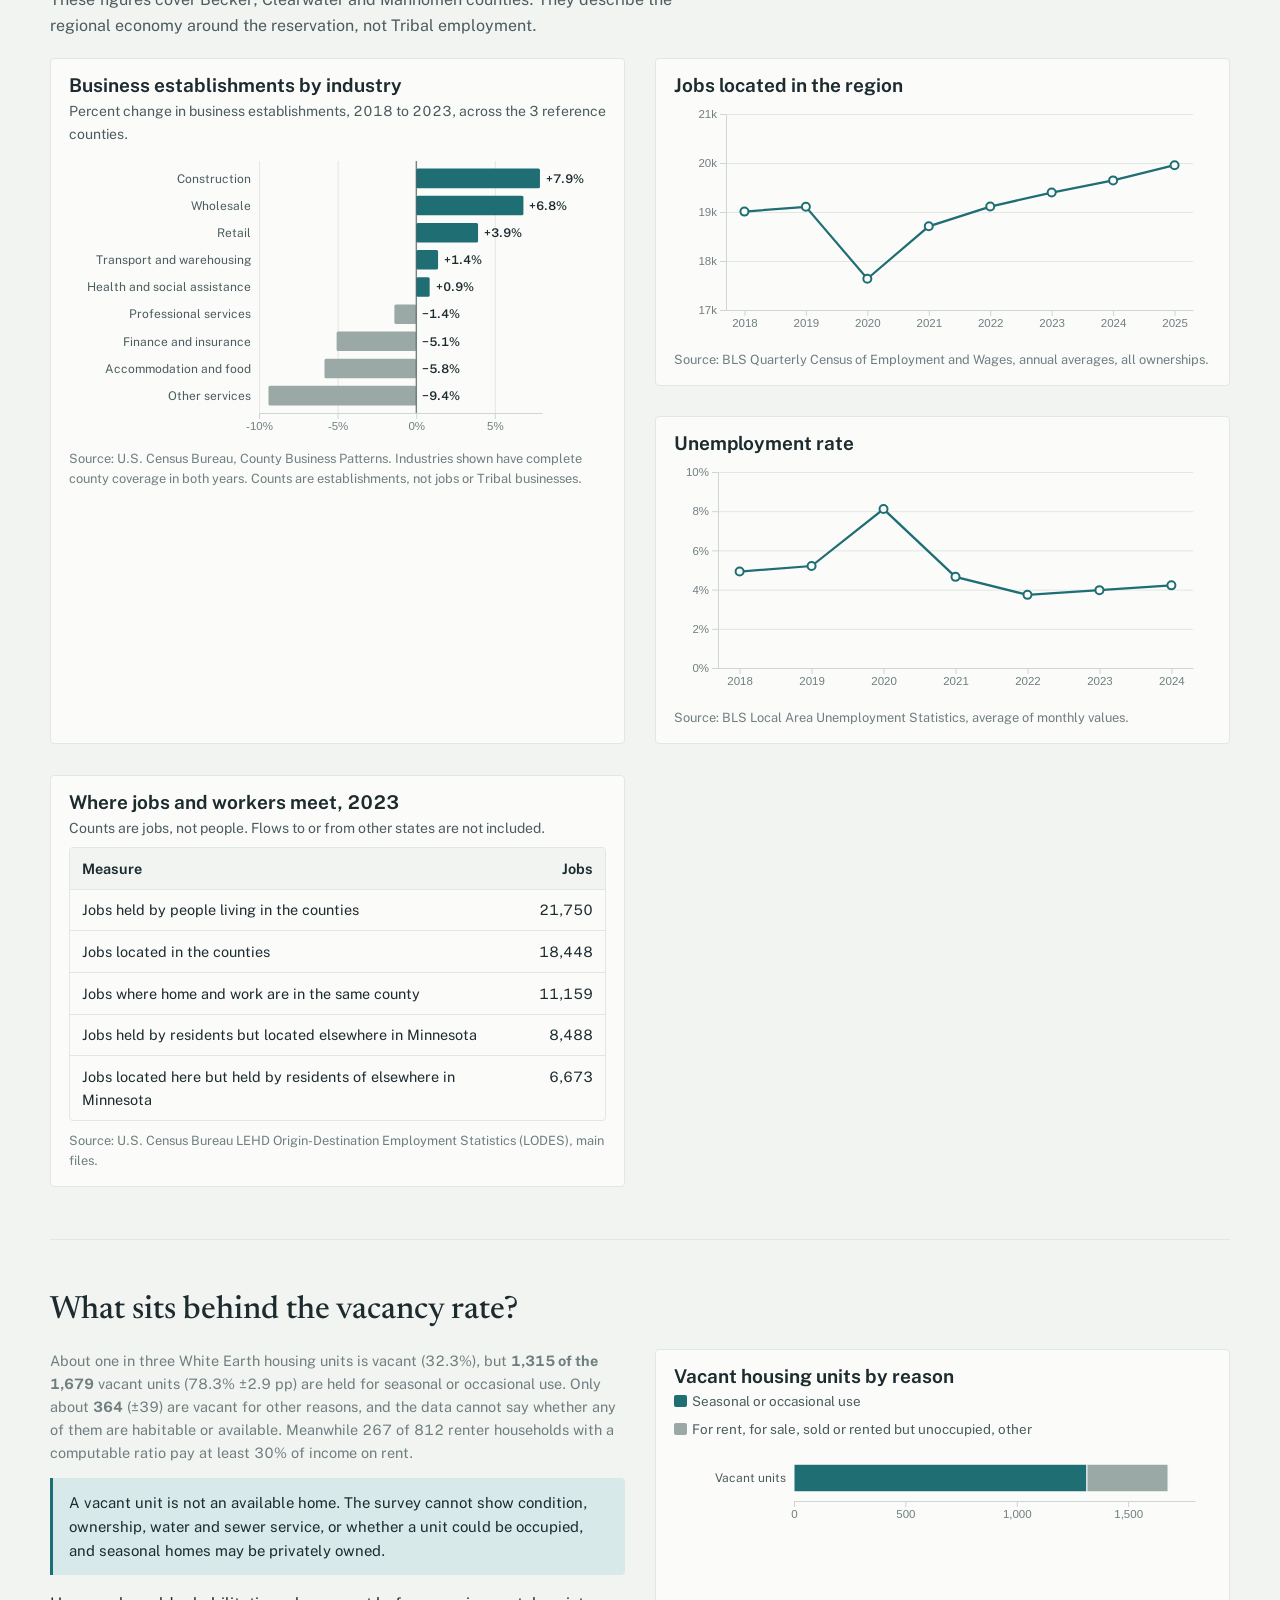
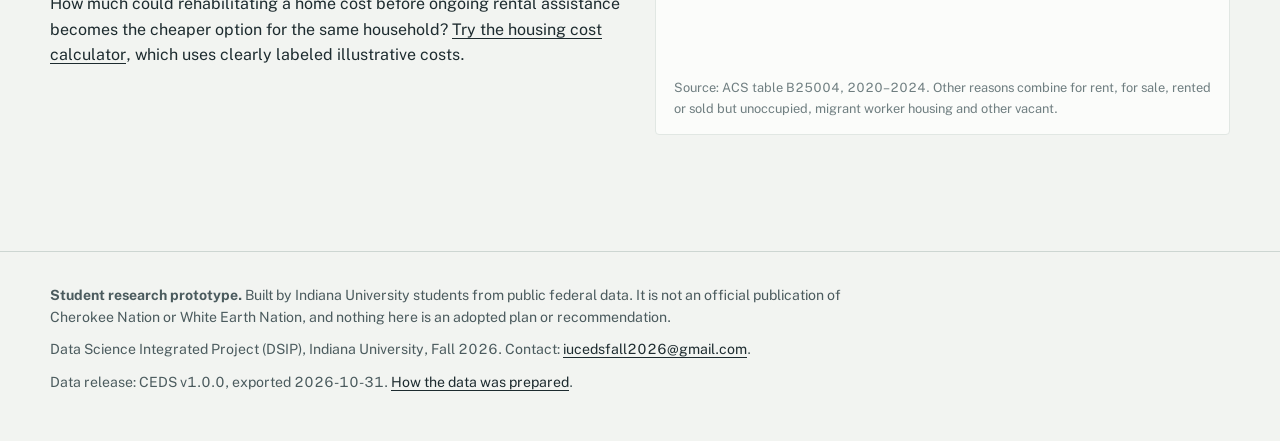
<file: white-earth/index.html>
<!doctype html>
<html lang="en">
<head>
<meta charset="utf-8">
<meta name="viewport" content="width=device-width, initial-scale=1">
<meta name="robots" content="noindex, nofollow">
<meta name="description" content="Community, housing and regional economy data for White Earth Nation.">
<title>White Earth Nation | CEDS Evidence Atlas</title>
<link rel="icon" href="data:image/svg+xml,%3Csvg xmlns='http://www.w3.org/2000/svg' viewBox='0 0 32 32'%3E%3Crect width='16' height='32' fill='%23a86b12'/%3E%3Crect x='16' width='16' height='32' fill='%231e6e74'/%3E%3C/svg%3E">
<link rel="preconnect" href="https://fonts.googleapis.com">
<link rel="preconnect" href="https://fonts.gstatic.com" crossorigin>
<link rel="stylesheet" href="https://fonts.googleapis.com/css2?family=Newsreader:opsz,wght@6..72,400;6..72,500;6..72,600&family=Public+Sans:wght@300;400;600;700&display=swap">
<link rel="stylesheet" href="../assets/css/style.css">
</head>
<body data-root="../" data-page="white-earth" data-nation="White Earth">
<a class="skip-link" href="#main">Skip to content</a>
<header data-site-header></header>
<main id="main">
<div class="wrap">
  <section class="page-head">
    <h1>White Earth Nation</h1>
    <p class="lead">Conditions on the White Earth Reservation and off-reservation trust land in northwestern Minnesota, with a regional economy traced across three counties.</p>
    <p class="geo-note">Community indicators: White Earth Reservation and Off-Reservation Trust Land, all residents. Regional indicators: Becker, Clearwater and Mahnomen counties.</p>
    <nav class="nation-switch" aria-label="Switch Nation">
      <a href="../cherokee/">Cherokee Nation</a>
      <a href="../white-earth/" aria-current="page">White Earth Nation</a>
    </nav>
  </section>

  <section class="section" id="overview" aria-labelledby="overview-title">
    <header><h2 id="overview-title">At a glance</h2>
      <p>American Community Survey 5-year estimates for <span data-period>2020–2024</span>.</p></header>
    <div class="figures" id="figures"><p class="loading">Loading…</p></div>
  </section>

  <section class="section" id="map" aria-labelledby="map-title">
    <div class="grid-2">
      <div>
        <header><h2 id="map-title">Where the data comes from</h2></header>
        <p>The White Earth Reservation covers about 2,800 km² of land, including all of Mahnomen County and parts of Becker and Clearwater counties, a landscape of lakes, wetlands, forest and farmland. Small population counts mean wider margins of error.</p>
        <p>The outlined area is the Census tribal geography used for community indicators. The shaded counties are the reference region used for jobs, businesses and energy.</p>
        <p class="source">Boundaries: U.S. Census Bureau TIGER/Line 2025, simplified for display. Boundaries are statistical, not legal or ownership lines.</p>
      </div>
      <div class="figure"><div id="map-chart" class="chart"></div></div>
    </div>
  </section>

  <section class="section" id="trends" aria-labelledby="trends-h">
    <header><h2 id="trends-h">Community conditions over time</h2>
      <p>Each point is a 5-year estimate; the shaded band is the 90% margin of error. Adjacent periods share four years of data.</p></header>
    <div class="figure">
      <div class="seg" id="trend-seg" role="group" aria-label="Choose an indicator"></div>
      <h3 id="trend-title">Poverty</h3>
      <p class="sub" id="trend-def"></p>
      <label class="sub"><input type="checkbox" id="trend-compare"> Compare with Cherokee Nation</label>
      <ul class="legend" id="trend-legend"></ul>
      <div id="trend-chart" class="chart"></div>
      <p class="source">Source: U.S. Census Bureau, American Community Survey 5-year estimates, 2014–2018 through 2020–2024. Income is in each release year's dollars and is not adjusted for inflation.</p>
    </div>
  </section>

  <section class="section" id="housing" aria-labelledby="housing-h">
    <header><h2 id="housing-h">Housing</h2></header>
    <div class="grid-2">
      <div class="figure">
        <h3>Why vacant homes are vacant</h3>
        <p class="sub" id="vacancy-sub"></p>
        <div id="vacancy-chart" class="chart"></div>
        <p class="source">Source: ACS table B25004, <span data-period>2020–2024</span>. Lines show 90% margins of error.</p>
      </div>
      <div class="figure">
        <h3>Housing cost burden</h3>
        <p class="sub">Share of households spending at least 30% (or 50%) of income on housing.</p>
        <div id="burden-chart" class="chart"></div>
        <p class="source">Source: ACS tables B25070 and B25091, <span data-period>2020–2024</span>. Households without a computable ratio are excluded.</p>
      </div>
      <div class="figure">
        <h3>When homes were built</h3>
        <p class="sub" id="age-sub"></p>
        <div id="age-chart" class="chart"></div>
        <p class="source">Source: ACS table B25034, <span data-period>2020–2024</span>.</p>
      </div>
    </div>
  </section>

  <section class="section" id="economy" aria-labelledby="economy-h">
    <header><h2 id="economy-h">Regional economy</h2>
      <p>These figures cover Becker, Clearwater and Mahnomen counties. They describe the regional economy around the reservation, not Tribal employment.</p></header>
    <div class="grid-2">
      <div class="figure">
        <h3>Business establishments by industry</h3>
        <p class="sub" id="industry-sub"></p>
        <div id="industry-chart" class="chart"></div>
        <p class="source">Source: U.S. Census Bureau, County Business Patterns. Industries shown have complete county coverage in both years. Counts are establishments, not jobs or Tribal businesses.</p>
      </div>
      <div>
        <div class="figure">
          <h3>Jobs located in the region</h3>
          <div id="jobs-chart" class="chart"></div>
          <p class="source">Source: BLS Quarterly Census of Employment and Wages, annual averages, all ownerships.</p>
        </div>
        <div class="figure" style="margin-top: var(--gap)">
          <h3>Unemployment rate</h3>
          <div id="unemp-chart" class="chart"></div>
          <p class="source">Source: BLS Local Area Unemployment Statistics, average of monthly values.</p>
        </div>
      </div>
      <div class="figure">
        <h3>Where jobs and workers meet, <span id="commute-year"></span></h3>
        <p class="sub">Counts are jobs, not people. Flows to or from other states are not included.</p>
        <div class="table-wrap"><table id="commute-table"><thead><tr><th>Measure</th><th class="num">Jobs</th></tr></thead><tbody></tbody></table></div>
        <p class="source">Source: U.S. Census Bureau LEHD Origin-Destination Employment Statistics (LODES), main files.</p>
      </div>
    </div>
  </section>

  <section class="section" id="featured" aria-labelledby="featured-h">
    <header><h2 id="featured-h">What sits behind the vacancy rate?</h2></header>
    <div class="grid-2">
      <div>
        <p id="feature-summary" class="loading">Loading…</p>
        <div class="caveat"><p>A vacant unit is not an available home. The survey cannot show condition, ownership, water and sewer service, or whether a unit could be occupied, and seasonal homes may be privately owned.</p></div>
        <p id="feature-link" style="margin-top:1rem"></p>
      </div>
      <div class="figure">
        <h3>Vacant housing units by reason</h3>
        <ul class="legend" id="feature-legend"></ul>
        <div id="feature-chart" class="chart"></div>
        <p class="source">Source: ACS table B25004, 2020–2024. Other reasons combine for rent, for sale, rented or sold but unoccupied, migrant worker housing and other vacant.</p>
      </div>
    </div>
  </section>
</div>
</main>
<footer data-site-footer></footer>
<script src="../assets/vendor/d3.v7.9.0.min.js"></script>
<script src="../assets/js/core.js"></script>
<script src="../assets/js/charts.js"></script>
<script src="../assets/js/maps.js"></script>
<script src="../assets/js/navigator.js"></script>
<script src="../assets/js/pages/nation.js"></script>
</body>
</html>
</file>
<file: assets/css/style.css>
/* CEDS Evidence Atlas — shared styles
   Palette: cool survey paper, slate ink, one colour per Nation.
   Cherokee = ochre, White Earth = lake teal. Both pass 4.5:1 as text on paper. */

:root {
  color-scheme: light;
  --paper: #f2f4f1;
  --panel: #fbfcfa;
  --ink: #1d2b2f;
  --ink-2: #4b5b5e;
  --ink-3: #6f7e80;
  --rule: #cdd6d2;
  --rule-soft: #e1e7e3;
  --cherokee: #a86b12;
  --cherokee-text: #7c4e08;
  --cherokee-wash: #f3e6cf;
  --whiteearth: #1e6e74;
  --whiteearth-text: #165358;
  --whiteearth-wash: #d7eae9;
  --neutral: #8a9a9c;
  --focus: #2457c5;
  --nation: var(--ink);
  --nation-text: var(--ink);
  --nation-wash: var(--rule-soft);

  --serif: "Newsreader", "Iowan Old Style", "Palatino Linotype", Palatino, Georgia, serif;
  --sans: "Public Sans", "Segoe UI", "Helvetica Neue", Arial, sans-serif;

  --step--1: 0.875rem;
  --step-0: 1rem;
  --step-1: 1.1875rem;
  --step-2: 1.5rem;
  --step-3: 2rem;
  --step-4: 2.875rem;

  --measure: 68ch;
  --wide: 1180px;
  --gap: clamp(1rem, 2.4vw, 2rem);
}

body[data-nation="Cherokee"] { --nation: var(--cherokee); --nation-text: var(--cherokee-text); --nation-wash: var(--cherokee-wash); }
body[data-nation="White Earth"] { --nation: var(--whiteearth); --nation-text: var(--whiteearth-text); --nation-wash: var(--whiteearth-wash); }

*, *::before, *::after { box-sizing: border-box; }

html { -webkit-text-size-adjust: 100%; }

body {
  margin: 0;
  background: var(--paper);
  color: var(--ink);
  font-family: var(--sans);
  font-size: var(--step-0);
  line-height: 1.6;
  font-feature-settings: "tnum" 1;
}

img, svg { max-width: 100%; }

a { color: var(--ink); text-decoration-thickness: 1px; text-underline-offset: 3px; }
a:hover { text-decoration-thickness: 2px; }

:focus-visible { outline: 3px solid var(--focus); outline-offset: 2px; border-radius: 2px; }

.skip-link { position: absolute; left: -999px; top: 0; background: var(--ink); color: #fff; padding: .5rem 1rem; z-index: 100; }
.skip-link:focus { left: 1rem; top: 1rem; }

h1, h2, h3 { font-family: var(--serif); font-weight: 500; line-height: 1.15; margin: 0; text-wrap: balance; }
h1 { font-size: var(--step-4); letter-spacing: -0.01em; }
h2 { font-size: var(--step-3); }
h3 { font-size: var(--step-1); font-family: var(--sans); font-weight: 650; }
p { margin: 0 0 1em; max-width: var(--measure); }

.wrap { width: min(100% - 2 * var(--gap), var(--wide)); margin-inline: auto; }

/* ---------- header ---------- */
.site-header { border-bottom: 1px solid var(--rule); background: var(--paper); position: sticky; top: 0; z-index: 30; }
.site-header::after { content: ""; display: block; height: 3px; background: var(--nation); }
body:not([data-nation]) .site-header::after { background: linear-gradient(90deg, var(--cherokee) 0 50%, var(--whiteearth) 50% 100%); }
.header-row { display: flex; align-items: center; justify-content: space-between; gap: 1rem; padding: .75rem 0; }
.brand { text-decoration: none; display: grid; line-height: 1.2; }
.brand strong { font-family: var(--serif); font-size: 1.3rem; font-weight: 600; }
.brand span { font-size: var(--step--1); color: var(--ink-2); }
.nav-toggle { display: none; font: inherit; background: none; border: 1px solid var(--rule); padding: .4rem .8rem; border-radius: 6px; cursor: pointer; color: var(--ink); }
.site-nav ul { list-style: none; display: flex; flex-wrap: wrap; gap: .15rem .9rem; margin: 0; padding: 0; justify-content: flex-end; }
.site-nav a { text-decoration: none; font-size: .94rem; color: var(--ink-2); padding: .25rem 0; border-bottom: 2px solid transparent; }
.site-nav a:hover { color: var(--ink); }
.site-nav a[aria-current="page"] { color: var(--ink); border-bottom-color: var(--nation); font-weight: 600; }

@media (max-width: 960px) {
  .nav-toggle { display: inline-block; }
  .site-nav { display: none; width: 100%; }
  .site-nav.open { display: block; }
  .header-row { flex-wrap: wrap; }
  .site-nav ul { flex-direction: column; align-items: flex-start; padding-bottom: .75rem; }
}

/* ---------- page head ---------- */
.page-head { padding: clamp(2rem, 6vw, 4rem) 0 1.5rem; border-bottom: 1px solid var(--rule); }
.page-head p.lead { font-family: var(--serif); font-size: var(--step-1); line-height: 1.5; color: var(--ink-2); margin-top: 1rem; max-width: 60ch; }
.geo-note { font-size: var(--step--1); color: var(--ink-2); margin-top: .75rem; }
.nation-switch { display: inline-flex; gap: .25rem; margin-top: 1.25rem; border: 1px solid var(--rule); border-radius: 999px; padding: .2rem; background: var(--panel); }
.nation-switch a { text-decoration: none; padding: .3rem .9rem; border-radius: 999px; font-size: .93rem; color: var(--ink-2); }
.nation-switch a[aria-current="page"] { background: var(--nation); color: #fff; }

/* ---------- sections ---------- */
main { padding-bottom: 4rem; }
.section { padding: clamp(2rem, 5vw, 3.25rem) 0; border-bottom: 1px solid var(--rule-soft); }
.section:last-child { border-bottom: 0; }
.section > header { margin-bottom: 1.25rem; }
.section > header p { color: var(--ink-2); margin-top: .5rem; }
.grid-2 { display: grid; grid-template-columns: repeat(auto-fit, minmax(min(100%, 440px), 1fr)); gap: var(--gap); }
.grid-3 { display: grid; grid-template-columns: repeat(auto-fit, minmax(min(100%, 300px), 1fr)); gap: var(--gap); }

.figure { background: var(--panel); border: 1px solid var(--rule-soft); border-radius: 4px; padding: 1rem 1.1rem .9rem; min-width: 0; }
.figure h3 { margin-bottom: .2rem; }
.figure .sub { font-size: var(--step--1); color: var(--ink-2); margin: 0 0 .5rem; }
.chart { width: 100%; min-height: 220px; position: relative; }
.source { font-size: .8rem; color: var(--ink-3); margin: .6rem 0 0; max-width: none; }

details.notes { margin-top: .6rem; font-size: .9rem; }
details.notes summary { cursor: pointer; color: var(--ink-2); font-weight: 600; }
details.notes[open] summary { margin-bottom: .35rem; }
details.notes ul { margin: 0; padding-left: 1.1rem; color: var(--ink-2); }
details.notes li { margin-bottom: .25rem; }

/* ---------- key figures ---------- */
.figures { display: grid; grid-template-columns: repeat(auto-fit, minmax(170px, 1fr)); border-top: 1px solid var(--rule); border-bottom: 1px solid var(--rule); }
.figures > div { padding: 1rem 1rem 1rem 0; border-right: 1px solid var(--rule-soft); }
.figures > div:last-child { border-right: 0; }
.figures .value { font-size: 1.85rem; font-weight: 300; line-height: 1.1; color: var(--nation-text); }
.figures .label { font-size: .92rem; font-weight: 600; margin-top: .3rem; }
.figures .moe { font-size: .8rem; color: var(--ink-3); }

/* ---------- controls ---------- */
.seg { display: flex; flex-wrap: wrap; gap: .35rem; margin-bottom: .75rem; }
.seg button { font: inherit; font-size: .88rem; border: 1px solid var(--rule); background: var(--paper); color: var(--ink-2); padding: .3rem .7rem; border-radius: 999px; cursor: pointer; }
.seg button[aria-pressed="true"] { background: var(--ink); border-color: var(--ink); color: #fff; }

/* ---------- charts ---------- */
.chart svg { display: block; overflow: visible; font-family: var(--sans); }
.chart .axis text { fill: var(--ink-3); font-size: 11.5px; }
.chart .axis path, .chart .axis line { stroke: var(--rule); }
.chart .grid line { stroke: var(--rule-soft); }
.chart .grid path { display: none; }
.chart .label { fill: var(--ink-2); font-size: 12px; }
.chart .value-label { fill: var(--ink); font-size: 12px; font-weight: 600; }
.chart .muted { fill: var(--ink-3); }
.tooltip { position: fixed; pointer-events: none; background: var(--ink); color: #fff; font-size: .82rem; line-height: 1.4; padding: .45rem .6rem; border-radius: 4px; max-width: 280px; z-index: 50; opacity: 0; transition: opacity .12s; }
.tooltip.show { opacity: 1; }
.legend { display: flex; flex-wrap: wrap; gap: .4rem 1rem; font-size: .84rem; color: var(--ink-2); margin: .25rem 0 .5rem; padding: 0; list-style: none; }
.legend span.sw { display: inline-block; width: .8rem; height: .8rem; border-radius: 2px; margin-right: .35rem; vertical-align: -1px; }

/* ---------- tables ---------- */
.table-wrap { overflow-x: auto; border: 1px solid var(--rule-soft); border-radius: 4px; background: var(--panel); }
table { border-collapse: collapse; width: 100%; font-size: .9rem; }
th, td { text-align: left; padding: .55rem .75rem; border-bottom: 1px solid var(--rule-soft); vertical-align: top; }
th { font-weight: 650; color: var(--ink); background: var(--paper); position: sticky; top: 0; }
td.num, th.num { text-align: right; white-space: nowrap; }
tbody tr:last-child td { border-bottom: 0; }

/* ---------- callouts ---------- */
.caveat { border-left: 3px solid var(--nation); background: var(--nation-wash); padding: .8rem 1rem; border-radius: 0 4px 4px 0; font-size: .93rem; max-width: 80ch; }
.caveat p:last-child { margin-bottom: 0; }
.illustrative { background: repeating-linear-gradient(135deg, var(--panel) 0 10px, #eef1ee 10px 20px); }
.tag { display: inline-block; font-size: .76rem; font-weight: 600; padding: .1rem .5rem; border-radius: 3px; background: var(--rule-soft); color: var(--ink-2); vertical-align: 2px; }
.tag.synthetic { background: #f4e3e0; color: #8a2f22; }
.tag.reference { background: #e3eaf4; color: #234a7a; }

/* ---------- home ---------- */
.hero { padding: clamp(2rem, 6vw, 4.5rem) 0 2rem; display: grid; grid-template-columns: minmax(0, 5fr) minmax(0, 6fr); gap: var(--gap); align-items: center; }
.hero h1 { font-size: clamp(2.2rem, 4.6vw, 3.6rem); }
.hero p.lead { font-family: var(--serif); font-size: var(--step-1); color: var(--ink-2); margin-top: 1.1rem; }
.scale-map { position: relative; }
.scale-map figcaption { font-size: .85rem; color: var(--ink-2); margin-top: .4rem; }
@media (max-width: 860px) { .hero { grid-template-columns: 1fr; } }

.nation-entry { display: grid; gap: .5rem; padding: 1.25rem 0 0; border-top: 4px solid var(--c); }
.nation-entry h2 a { text-decoration: none; }
.nation-entry .stats { display: grid; grid-template-columns: repeat(2, minmax(0, 1fr)); gap: .75rem 1.25rem; margin: .5rem 0 .75rem; }
.nation-entry .stats b { display: block; font-size: 1.45rem; font-weight: 300; color: var(--ct); }
.nation-entry .stats span { font-size: .84rem; color: var(--ink-2); }

.pathways { list-style: none; padding: 0; margin: 0; display: grid; grid-template-columns: repeat(auto-fit, minmax(min(100%, 250px), 1fr)); gap: 0; border-top: 1px solid var(--rule); }
.pathways li { border-bottom: 1px solid var(--rule); padding: 1rem 1rem 1rem 0; }
.pathways a { font-weight: 650; }
.pathways p { font-size: .92rem; color: var(--ink-2); margin: .3rem 0 0; }

/* ---------- framework ---------- */
.chain { list-style: none; counter-reset: step; padding: 0; margin: 0; border-left: 2px solid var(--nation); }
.chain li { counter-increment: step; position: relative; padding: 0 0 1.1rem 1.6rem; }
.chain li::before { content: counter(step); position: absolute; left: -.85rem; top: 0; width: 1.6rem; height: 1.6rem; border-radius: 50%; background: var(--panel); border: 2px solid var(--nation); font-size: .8rem; font-weight: 700; display: grid; place-items: center; color: var(--nation-text); }
.chain h3 { font-size: .95rem; text-transform: none; }
.chain p { margin: .15rem 0 0; color: var(--ink-2); }
.swot { display: grid; grid-template-columns: repeat(auto-fit, minmax(min(100%, 260px), 1fr)); gap: 1px; background: var(--rule); border: 1px solid var(--rule); }
.swot > div { background: var(--panel); padding: 1rem; }
.swot h3 { margin-bottom: .4rem; }
.swot p { font-size: .92rem; margin: 0 0 .4rem; }
.swot .evidence { color: var(--nation-text); font-weight: 600; }
.swot .limit { color: var(--ink-3); font-size: .85rem; }

/* ---------- scenario ---------- */
.calc { display: grid; grid-template-columns: minmax(0, 1fr) minmax(0, 1.25fr); gap: var(--gap); }
@media (max-width: 860px) { .calc { grid-template-columns: 1fr; } }
.field { margin-bottom: 1rem; }
.field label { display: flex; justify-content: space-between; gap: .5rem; font-weight: 600; font-size: .93rem; }
.field label output { font-weight: 400; color: var(--ink-2); }
.field input[type="range"] { width: 100%; accent-color: var(--nation); }
.field .hint { font-size: .8rem; color: var(--ink-3); }
.result { border-top: 1px solid var(--rule); padding-top: .75rem; }
.result .big { font-size: 2.2rem; font-weight: 300; color: var(--nation-text); line-height: 1.1; }
.result p { font-size: .93rem; }
button.reset { font: inherit; font-size: .88rem; background: none; border: 1px solid var(--rule); border-radius: 6px; padding: .3rem .8rem; cursor: pointer; color: var(--ink-2); }

/* ---------- team ---------- */
.people { display: grid; grid-template-columns: repeat(auto-fit, minmax(min(100%, 340px), 1fr)); gap: var(--gap); }
.person { display: grid; grid-template-columns: 96px minmax(0, 1fr); gap: 1.1rem; align-items: start; border-top: 1px solid var(--rule); padding-top: 1.1rem; }
.avatar { width: 96px; height: 96px; border-radius: 50%; object-fit: cover; display: grid; place-items: center; font-family: var(--serif); font-size: 1.9rem; color: var(--ink-2); background: linear-gradient(135deg, var(--cherokee-wash) 0 50%, var(--whiteearth-wash) 50% 100%); border: 1px solid var(--rule); }
.person h3 { font-family: var(--serif); font-weight: 500; font-size: 1.35rem; line-height: 1.2; }
.person p { margin: .25rem 0 0; color: var(--ink-2); font-size: .94rem; }
.person p.role { color: var(--ink); font-weight: 600; margin-top: .3rem; }
.person p.bio { margin-top: .5rem; }
.person ul.titles { list-style: none; margin: .3rem 0 0; padding: 0; font-size: .9rem; color: var(--ink-2); }
.person ul.titles li { margin-bottom: .1rem; }
@media (max-width: 420px) { .person { grid-template-columns: 72px minmax(0, 1fr); } .avatar { width: 72px; height: 72px; font-size: 1.5rem; } }
form.contact { display: grid; gap: .9rem; max-width: 560px; }
form.contact label { display: grid; gap: .3rem; font-weight: 600; font-size: .93rem; }
form.contact input, form.contact textarea, form.contact select { font: inherit; font-weight: 400; padding: .55rem .7rem; border: 1px solid var(--rule); border-radius: 4px; background: #fff; color: var(--ink); }
form.contact button { font: inherit; font-weight: 600; justify-self: start; background: var(--ink); color: #fff; border: 0; padding: .65rem 1.3rem; border-radius: 4px; cursor: pointer; }
.form-status { font-size: .93rem; }

/* ---------- footer ---------- */
.site-footer { border-top: 1px solid var(--rule); padding: 2rem 0 3rem; font-size: .88rem; color: var(--ink-2); }
.site-footer .wrap { display: grid; gap: .6rem; }
.site-footer p { max-width: 90ch; margin: 0; }

/* ---------- navigator ---------- */
.nav-assist-btn { position: fixed; right: 1.25rem; bottom: 1.25rem; z-index: 40; font: inherit; font-weight: 600; background: var(--ink); color: #fff; border: 0; border-radius: 999px; padding: .75rem 1.15rem; cursor: pointer; box-shadow: 0 6px 18px rgba(29, 43, 47, .25); }
.nav-assist { position: fixed; right: 1.25rem; bottom: 4.6rem; z-index: 41; width: min(380px, calc(100vw - 2.5rem)); max-height: min(560px, calc(100vh - 7rem)); display: none; flex-direction: column; background: var(--panel); border: 1px solid var(--rule); border-radius: 8px; box-shadow: 0 14px 40px rgba(29, 43, 47, .22); }
.nav-assist.open { display: flex; }
.nav-assist header { padding: .8rem 1rem; border-bottom: 1px solid var(--rule-soft); display: flex; justify-content: space-between; align-items: center; }
.nav-assist header h2 { font-size: 1.05rem; font-family: var(--sans); font-weight: 650; }
.nav-assist header button { font: inherit; background: none; border: 0; font-size: 1.3rem; line-height: 1; cursor: pointer; color: var(--ink-2); }
.nav-log { padding: .8rem 1rem; overflow-y: auto; flex: 1; display: grid; gap: .6rem; align-content: start; font-size: .92rem; }
.msg { padding: .55rem .75rem; border-radius: 6px; max-width: 92%; }
.msg.bot { background: var(--paper); }
.msg.user { background: var(--ink); color: #fff; justify-self: end; }
.msg p { margin: 0 0 .35rem; }
.msg p:last-child { margin: 0; }
.msg .links { display: flex; flex-wrap: wrap; gap: .35rem; margin-top: .4rem; }
.msg .links a { font-size: .85rem; border: 1px solid var(--rule); border-radius: 999px; padding: .15rem .6rem; text-decoration: none; background: var(--panel); }
.chips { display: flex; flex-wrap: wrap; gap: .35rem; padding: 0 1rem .6rem; }
.chips button { font: inherit; font-size: .82rem; border: 1px solid var(--rule); background: var(--paper); border-radius: 999px; padding: .2rem .6rem; cursor: pointer; color: var(--ink-2); }
.nav-assist form { display: flex; gap: .4rem; padding: .7rem 1rem; border-top: 1px solid var(--rule-soft); }
.nav-assist input { flex: 1; font: inherit; padding: .5rem .65rem; border: 1px solid var(--rule); border-radius: 4px; }
.nav-assist form button { font: inherit; font-weight: 600; background: var(--ink); color: #fff; border: 0; border-radius: 4px; padding: .5rem .85rem; cursor: pointer; }

.loading { color: var(--ink-3); font-size: .9rem; }
.error { color: #8a2f22; }

@media (prefers-reduced-motion: reduce) {
  *, *::before, *::after { transition: none !important; animation: none !important; }
}

@media print {
  .site-header, .nav-assist-btn, .nav-assist, .seg { display: none !important; }
  body { background: #fff; }
}
</file>
